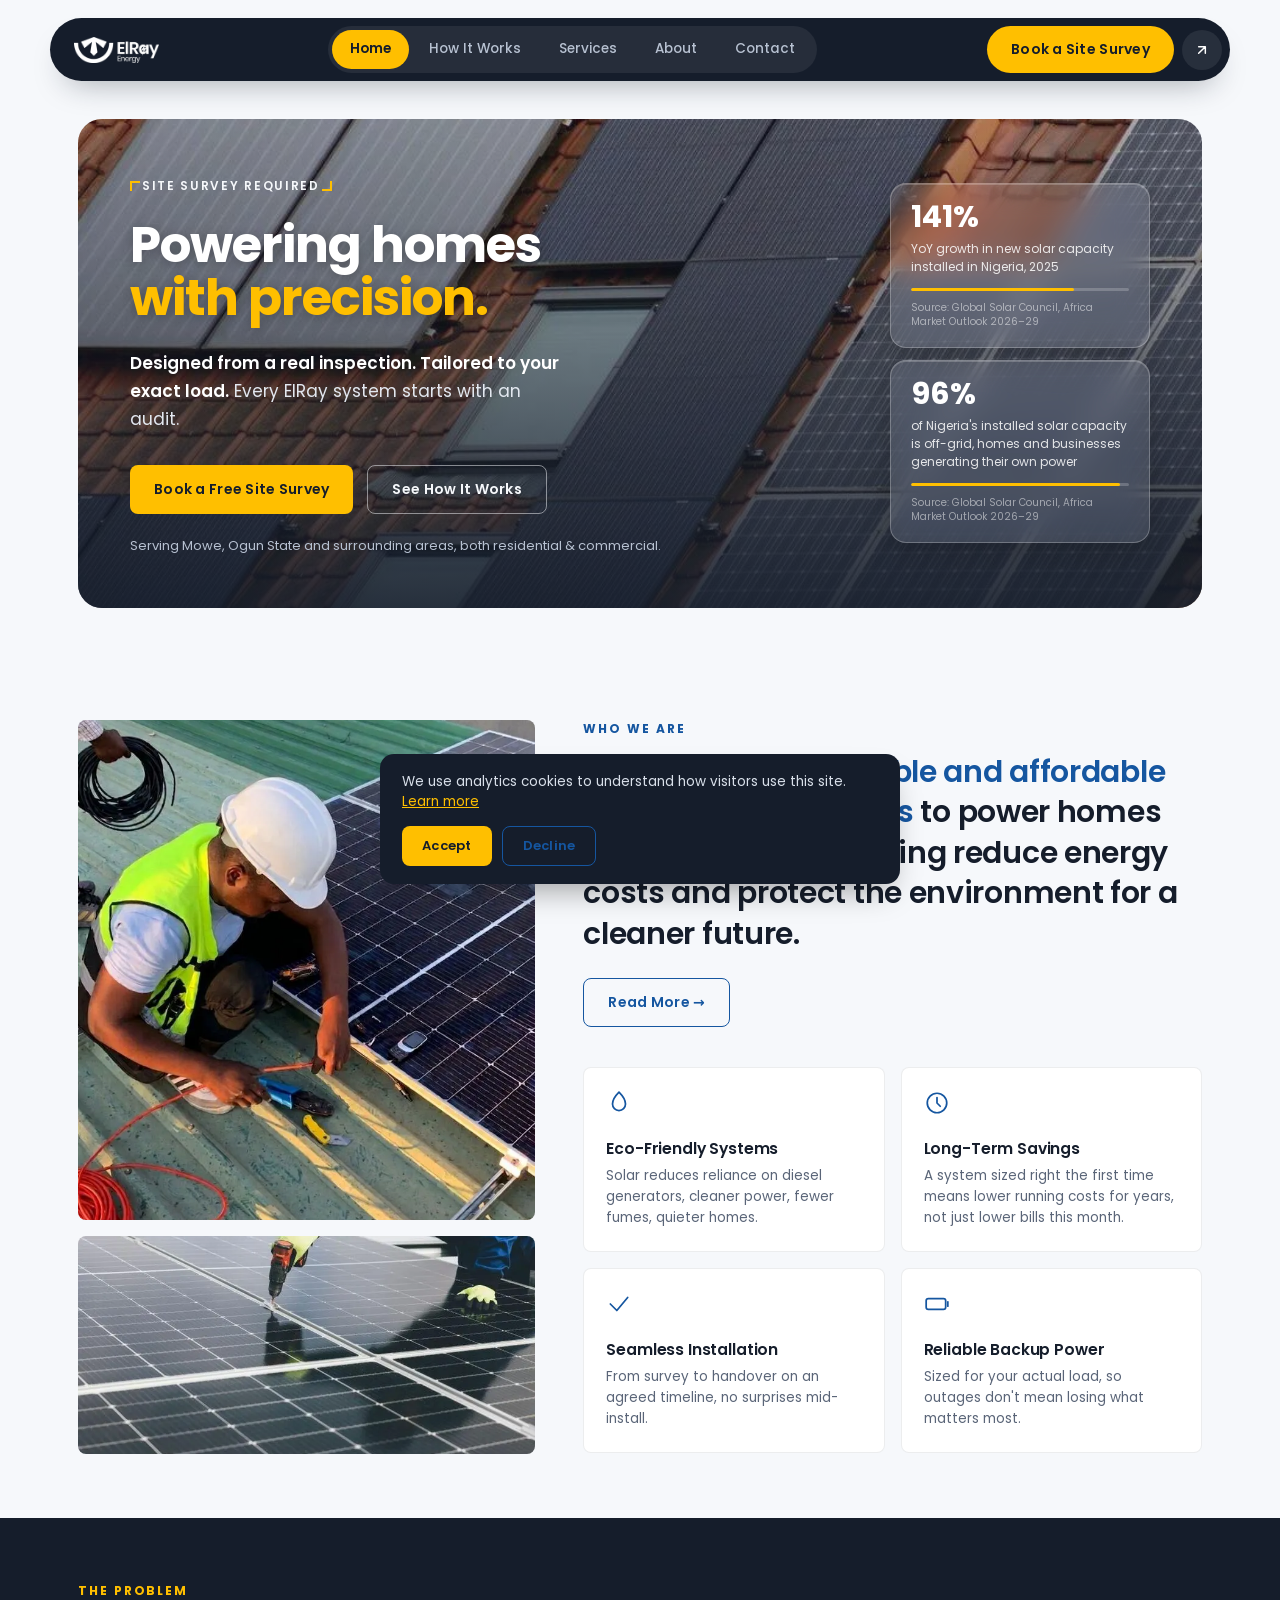
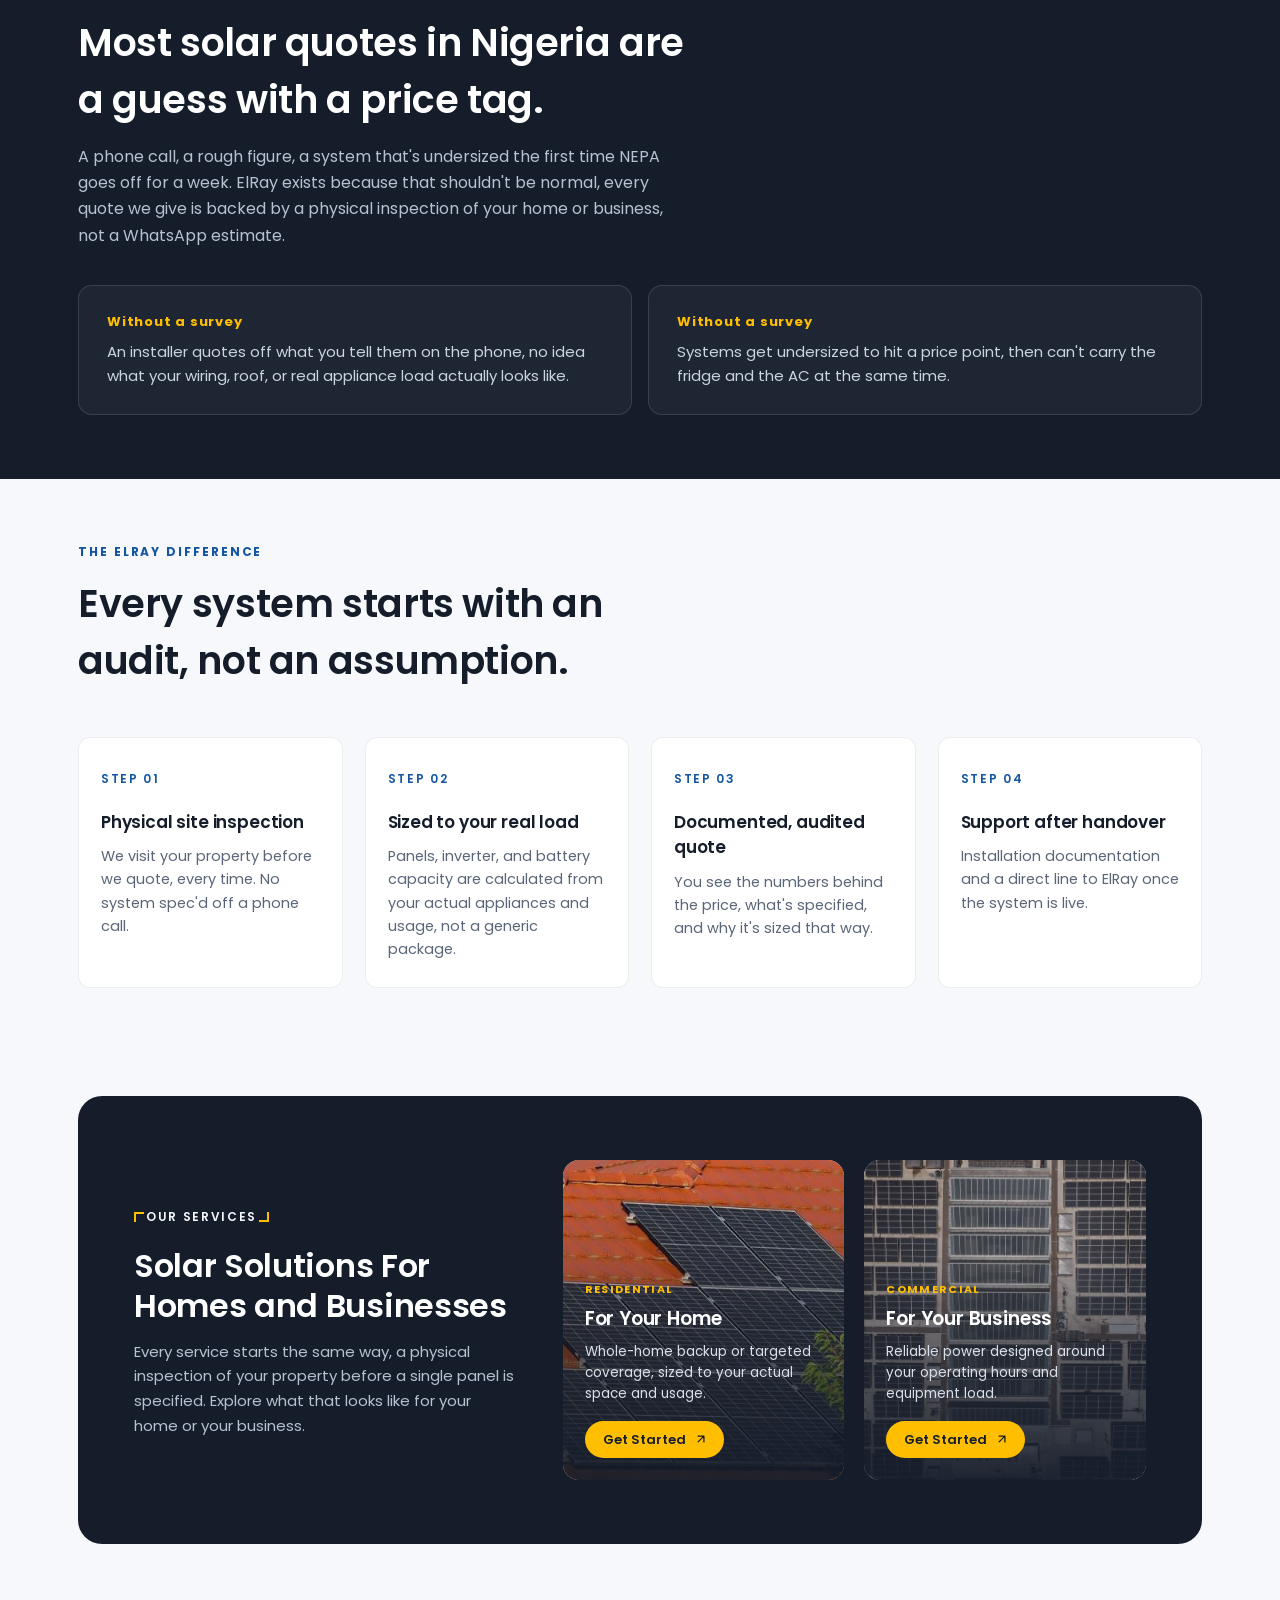
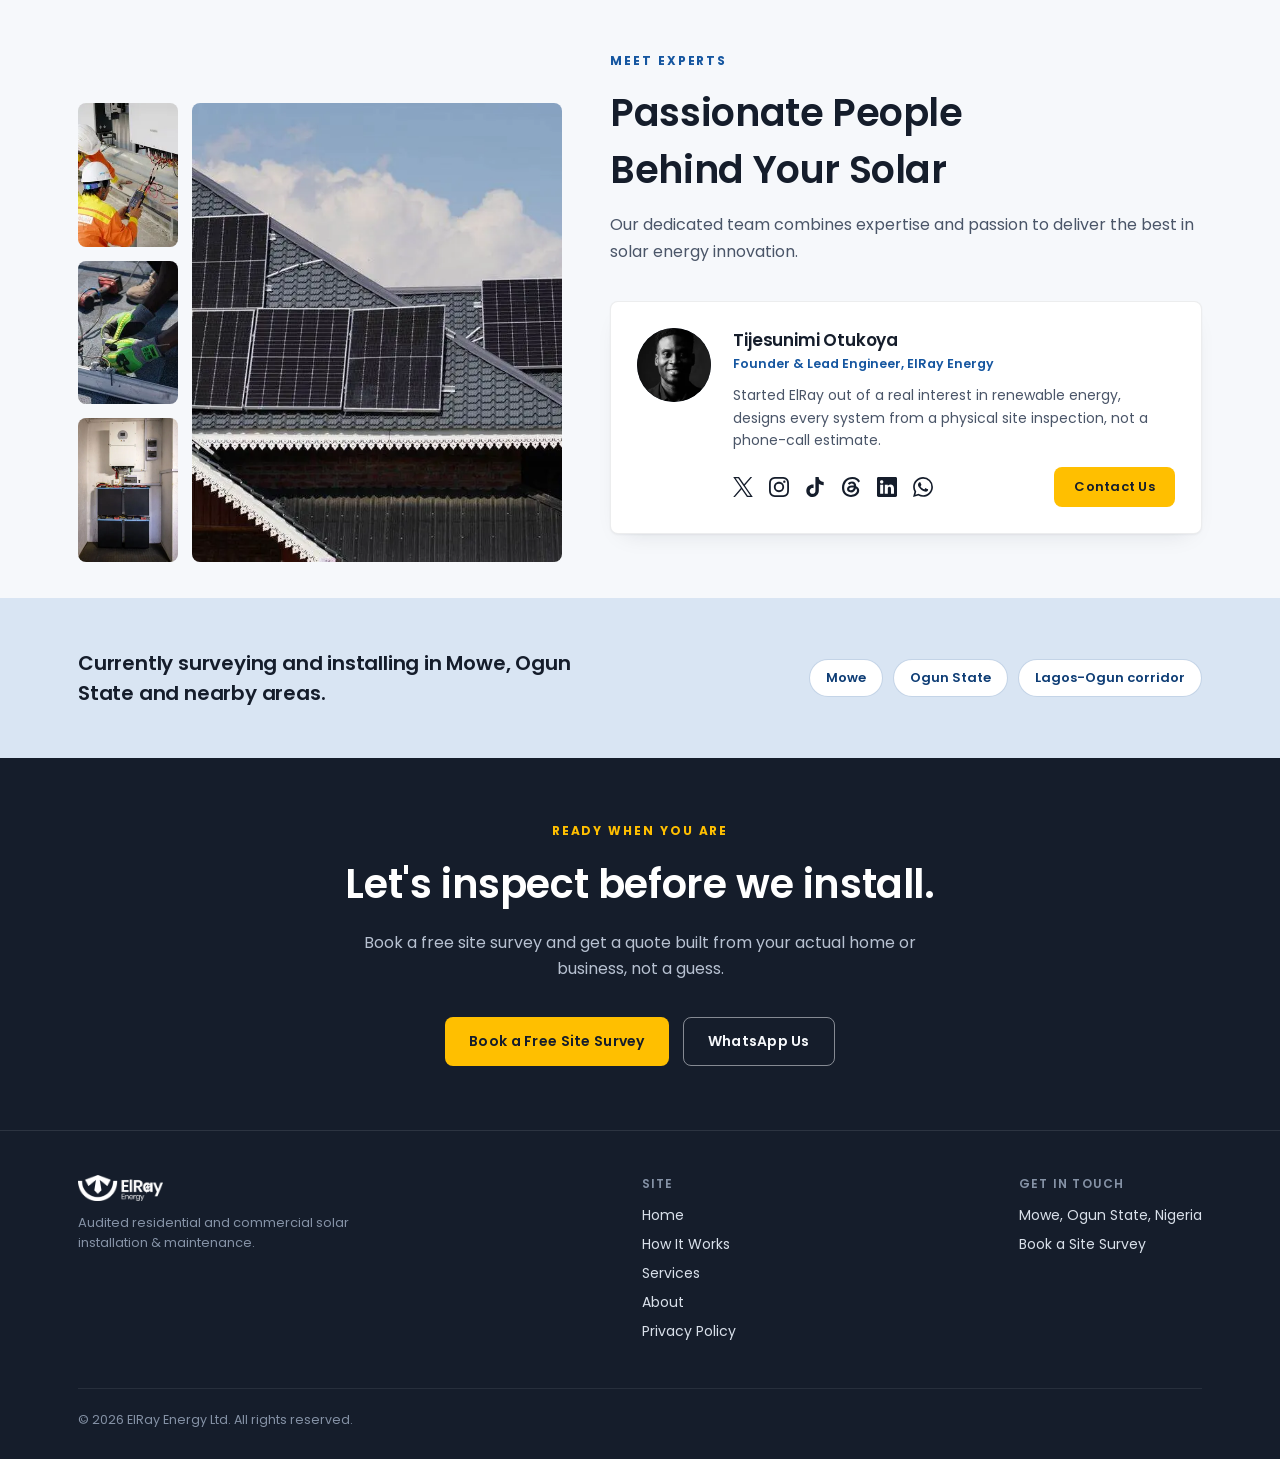
<file: index.html>
<!DOCTYPE html>
<html lang="en">
<head>
<!-- Google tag (gtag.js) -->
<script>
  window.dataLayer = window.dataLayer || [];
  function gtag(){dataLayer.push(arguments);}

  // Consent Mode v2 — deny by default until the visitor chooses
  gtag('consent', 'default', {
    'ad_storage': 'denied',
    'ad_user_data': 'denied',
    'ad_personalization': 'denied',
    'analytics_storage': 'denied'
  });

  // Static multi-page site — consent choice doesn't persist across page
  // loads on its own, so re-apply it here if the visitor already chose
  // on an earlier page
  (function () {
    var stored = localStorage.getItem('elray-consent');
    if (stored === 'accepted') {
      gtag('consent', 'update', {
        'ad_storage': 'granted',
        'ad_user_data': 'granted',
        'ad_personalization': 'granted',
        'analytics_storage': 'granted'
      });
    }
  })();
</script>
<script async src="https://www.googletagmanager.com/gtag/js?id=G-FZVDBYDMJM"></script>
<script>
  gtag('js', new Date());
  gtag('config', 'G-FZVDBYDMJM');
</script>
<meta charset="UTF-8">
<meta name="viewport" content="width=device-width, initial-scale=1.0">
<title>ElRay Energy; Powering homes with precision</title>
<meta name="description" content="Audited solar installation and maintenance in Mowe, Ogun State. Every system starts with a physical site inspection, not a generic quote.">
<link rel="icon" type="image/png" href="/assets/favicon-96x96.png" sizes="96x96" />
<link rel="icon" type="image/svg+xml" href="/assets/favicon.svg" />
<link rel="shortcut icon" href="/assets/favicon.ico" />
<link rel="apple-touch-icon" sizes="180x180" href="/assets/apple-touch-icon.png" />
<meta name="apple-mobile-web-app-title" content="ElRay Energy" />
<link rel="manifest" href="/assets/site.webmanifest" />
<link rel="stylesheet" href="css/styles.css">
</head>
<body>

<header>
  <div class="navrow">
    <a href="index.html" class="logo">
      <img src="assets/elray_horizontal-logo_white.png" alt="ElRay Energy" width="400" height="123">
    </a>
    <nav class="links">
      <a href="index.html">Home</a>
      <a href="how-it-works.html">How It Works</a>
      <a href="services.html">Services</a>
      <a href="about.html">About</a>
      <a href="contact.html">Contact</a>
    </nav>
    <div class="nav-actions">
      <a href="contact.html" class="btn btn-gold nav-cta" style="border-radius:999px;">Book a Site Survey</a>
      <a href="contact.html" class="btn btn-outline-light mobile-cta" style="border-radius:999px;">Book a Survey</a>
      <a href="contact.html" class="nav-arrow-btn" aria-label="Book a site survey">
        <svg viewBox="0 0 24 24" fill="none" stroke="currentColor" stroke-width="2.2" stroke-linecap="round" stroke-linejoin="round"><path d="M7 17L17 7M7 7h10v10"/></svg>
      </a>
      <button type="button" class="nav-toggle" id="nav-toggle" aria-label="Open menu" aria-expanded="false">
        <svg viewBox="0 0 24 24" fill="none" stroke="currentColor" stroke-width="2.2" stroke-linecap="round"><path d="M4 7h16M4 12h16M4 17h16"/></svg>
      </button>
    </div>
  </div>

  <div class="mobile-menu" id="mobile-menu">
    <div class="mobile-menu-inner">
      <a href="index.html">Home</a>
      <a href="how-it-works.html">How It Works</a>
      <a href="services.html">Services</a>
      <a href="about.html">About</a>
      <a href="contact.html">Contact</a>
    </div>
  </div>
</header>

<main id="top">

  <!-- HERO -->
  <section class="hero-photo-section">
    <div class="wrap">
      <div class="hero-photo">
        <div class="hero-photo-media">
          <img src="assets/hero-home.webp" alt="Solar panels on a rooftop" fetchpriority="high">
        </div>

        <div class="wrap hero-photo-inner">
          <div class="hero-photo-content">
            <span class="tag tag--light">Site Survey Required</span>
            <h1 class="hero-mega" style="margin-top:18px;">
              <span class="line">Powering homes</span>
              <span class="line accent">with precision.</span>
            </h1>
            <p class="hero-sub-light">
              <strong>Designed from a real inspection. Tailored to your exact load.</strong>
              Every ElRay system starts with an audit.
            </p>
            <div class="hero-ctas">
              <a href="contact.html" class="btn btn-gold">Book a Free Site Survey</a>
              <a href="how-it-works.html" class="btn btn-outline-light">See How It Works</a>
            </div>
            <p class="hero-note-light">Serving Mowe, Ogun State and surrounding areas, both residential &amp; commercial.</p>
          </div>

          <div class="hero-stats reveal">
            <div class="stat-card">
              <div class="num">141%</div>
              <div class="label">YoY growth in new solar capacity installed in Nigeria, 2025</div>
              <div class="bar"><div class="bar-fill" style="width:75%;"></div></div>
              <div class="source">Source: Global Solar Council, Africa Market Outlook 2026–29</div>
            </div>
            <div class="stat-card">
              <div class="num">96%</div>
              <div class="label">of Nigeria's installed solar capacity is off-grid, homes and businesses generating their own power</div>
              <div class="bar"><div class="bar-fill" style="width:96%;"></div></div>
              <div class="source">Source: Global Solar Council, Africa Market Outlook 2026–29</div>
            </div>
          </div>
        </div>
      </div>
    </div>
  </section>

  <!-- WHO WE ARE -->
  <section id="who-we-are">
    <div class="wrap who-grid">

      <div class="who-images reveal">
        <img src="assets/who-we-are-1.webp" alt="Solar installation in progress">
        <img src="assets/who-we-are-2.webp" alt="Rooftop solar panels close-up" class="wide">
      </div>

      <div class="who-content reveal">
        <span class="eyebrow">Who We Are</span>
        <h2>We provide <strong>sustainable and affordable solar energy solutions</strong> to power homes and businesses, helping reduce energy costs and protect the environment for a cleaner future.</h2>
        <a href="about.html" class="btn btn-outline">Read More →</a>

        <div class="mini-cards">
          <div class="mini-card">
            <svg viewBox="0 0 24 24" fill="none" stroke="currentColor" stroke-width="1.6" stroke-linecap="round" stroke-linejoin="round"><path d="M12 2C8 6 6 10 6 13a6 6 0 0 0 12 0c0-3-2-7-6-11z"/></svg>
            <h3>Eco-Friendly Systems</h3>
            <p>Solar reduces reliance on diesel generators, cleaner power, fewer fumes, quieter homes.</p>
          </div>
          <div class="mini-card">
            <svg viewBox="0 0 24 24" fill="none" stroke="currentColor" stroke-width="1.6" stroke-linecap="round" stroke-linejoin="round"><circle cx="12" cy="12" r="9"/><path d="M12 7v5l3 3"/></svg>
            <h3>Long-Term Savings</h3>
            <p>A system sized right the first time means lower running costs for years, not just lower bills this month.</p>
          </div>
          <div class="mini-card">
            <svg viewBox="0 0 24 24" fill="none" stroke="currentColor" stroke-width="1.6" stroke-linecap="round" stroke-linejoin="round"><path d="M4 12l6 6L20 6"/></svg>
            <h3>Seamless Installation</h3>
            <p>From survey to handover on an agreed timeline, no surprises mid-install.</p>
          </div>
          <div class="mini-card">
            <svg viewBox="0 0 24 24" fill="none" stroke="currentColor" stroke-width="1.6" stroke-linecap="round" stroke-linejoin="round"><rect x="2" y="7" width="18" height="10" rx="2"/><path d="M22 10v4" stroke-linecap="round"/></svg>
            <h3>Reliable Backup Power</h3>
            <p>Sized for your actual load, so outages don't mean losing what matters most.</p>
          </div>
        </div>
      </div>

    </div>
  </section>

  <!-- PROBLEM -->
  <section class="problem">
    <div class="wrap">
      <span class="eyebrow eyebrow--light reveal">The Problem</span>
      <h2 class="section-head reveal">Most solar quotes in Nigeria are a guess with a price tag.</h2>
      <p class="section-sub reveal">
        A phone call, a rough figure, a system that's undersized the first time NEPA goes off for a week.
        ElRay exists because that shouldn't be normal, every quote we give is backed by a physical
        inspection of your home or business, not a WhatsApp estimate.
      </p>
      <div class="problem-grid">
        <div class="problem-item reveal">
          <span class="x">Without a survey</span>
          <p>An installer quotes off what you tell them on the phone, no idea what your wiring, roof, or real appliance load actually looks like.</p>
        </div>
        <div class="problem-item reveal">
          <span class="x">Without a survey</span>
          <p>Systems get undersized to hit a price point, then can't carry the fridge and the AC at the same time.</p>
        </div>
      </div>
    </div>
  </section>

  <!-- DIFFERENCE -->
  <section id="difference">
    <div class="wrap">
      <span class="eyebrow reveal">The ElRay Difference</span>
      <h2 class="section-head reveal">Every system starts with an audit, not an assumption.</h2>
      <div class="diff-grid">
        <div class="diff-card reveal">
          <span class="tag tag--flush">Step 01</span>
          <h3>Physical site inspection</h3>
          <p>We visit your property before we quote, every time. No system spec'd off a phone call.</p>
        </div>
        <div class="diff-card reveal">
          <span class="tag tag--flush">Step 02</span>
          <h3>Sized to your real load</h3>
          <p>Panels, inverter, and battery capacity are calculated from your actual appliances and usage, not a generic package.</p>
        </div>
        <div class="diff-card reveal">
          <span class="tag tag--flush">Step 03</span>
          <h3>Documented, audited quote</h3>
          <p>You see the numbers behind the price, what's specified, and why it's sized that way.</p>
        </div>
        <div class="diff-card reveal">
          <span class="tag tag--flush">Step 04</span>
          <h3>Support after handover</h3>
          <p>Installation documentation and a direct line to ElRay once the system is live.</p>
        </div>
      </div>
    </div>
  </section>

  <!-- OUR SERVICES -->
  <section class="section-tight">
    <div class="wrap">
      <div class="services-panel reveal">
        <div class="services-panel-grid">

          <div class="services-intro">
            <span class="tag tag--light">Our Services</span>
            <h2>Solar Solutions For Homes and Businesses</h2>
            <p>Every service starts the same way, a physical inspection of your property before a single panel is specified. Explore what that looks like for your home or your business.</p>
          </div>

          <div class="service-cards">
            <div class="service-photo-card">
              <img src="assets/service-residential.webp" alt="Residential solar installation">
              <div class="service-photo-card-body">
                <span class="label">Residential</span>
                <h3>For Your Home</h3>
                <p>Whole-home backup or targeted coverage, sized to your actual space and usage.</p>
                <a href="services.html" class="icon-btn">Get Started
                  <svg viewBox="0 0 24 24" fill="none" stroke="currentColor" stroke-width="2.2" stroke-linecap="round" stroke-linejoin="round"><path d="M7 17L17 7M7 7h10v10"/></svg>
                </a>
              </div>
            </div>

            <div class="service-photo-card">
              <img src="assets/service-commercial.webp" alt="Commercial solar installation">
              <div class="service-photo-card-body">
                <span class="label">Commercial</span>
                <h3>For Your Business</h3>
                <p>Reliable power designed around your operating hours and equipment load.</p>
                <a href="services.html" class="icon-btn">Get Started
                  <svg viewBox="0 0 24 24" fill="none" stroke="currentColor" stroke-width="2.2" stroke-linecap="round" stroke-linejoin="round"><path d="M7 17L17 7M7 7h10v10"/></svg>
                </a>
              </div>
            </div>
          </div>

        </div>
      </div>
    </div>
  </section>

  <!-- MEET EXPERTS -->
  <section id="meet-founder">
    <div class="wrap experts-grid">

      <div class="experts-images reveal">
        <div class="experts-images-stack">
          <img src="assets/founder-1.webp" alt="Site inspection in progress">
          <img src="assets/founder-2.webp" alt="Solar panel wiring close-up">
          <img src="assets/founder-3.webp" alt="Inverter installation">
        </div>
        <img src="assets/founder-main.webp" alt="Installed Panel on Roof" class="tall">
      </div>

      <div class="experts-intro reveal">
        <span class="eyebrow">Meet Experts</span>
        <h2 class="section-head">Passionate People<br>Behind Your Solar</h2>
        <p class="section-sub">Our dedicated team combines expertise and passion to deliver the best in solar energy innovation.</p>

        <div class="profile-card">
          <div class="profile-photo">
            <img src="assets/pfp-headshot.webp" alt="Tijesunimi Otukoya">
          </div>
          <div class="profile-body">
            <h3>Tijesunimi Otukoya</h3>
            <span class="profile-role">Founder &amp; Lead Engineer, ElRay Energy</span>
            <p>Started ElRay out of a real interest in renewable energy, designs every system from a physical site inspection, not a phone-call estimate.</p>
            <div class="profile-footer">
              <div class="social-row">
                <a href="https://x.com/elrayenergy" aria-label="X (Twitter)">
                  <svg viewBox="0 0 24 24">                    
                    <path d="M14.234 10.162 22.977 0h-2.072l-7.591 8.824L7.251 0H.258l9.168 13.343L.258 24H2.33l8.016-9.318L16.749 24h6.993zm-2.837 3.299-.929-1.329L3.076 1.56h3.182l5.965 8.532.929 1.329 7.754 11.09h-3.182z"/>
                  </svg>
                </a>
                <a href="https://www.instagram.com/elrayenergy" aria-label="Instagram">
                  <svg viewBox="0 0 24 24">
                    <path d="M7.0301.084c-1.2768.0602-2.1487.264-2.911.5634-.7888.3075-1.4575.72-2.1228 1.3877-.6652.6677-1.075 1.3368-1.3802 2.127-.2954.7638-.4956 1.6365-.552 2.914-.0564 1.2775-.0689 1.6882-.0626 4.947.0062 3.2586.0206 3.6671.0825 4.9473.061 1.2765.264 2.1482.5635 2.9107.308.7889.72 1.4573 1.388 2.1228.6679.6655 1.3365 1.0743 2.1285 1.38.7632.295 1.6361.4961 2.9134.552 1.2773.056 1.6884.069 4.9462.0627 3.2578-.0062 3.668-.0207 4.9478-.0814 1.28-.0607 2.147-.2652 2.9098-.5633.7889-.3086 1.4578-.72 2.1228-1.3881.665-.6682 1.0745-1.3378 1.3795-2.1284.2957-.7632.4966-1.636.552-2.9124.056-1.2809.0692-1.6898.063-4.948-.0063-3.2583-.021-3.6668-.0817-4.9465-.0607-1.2797-.264-2.1487-.5633-2.9117-.3084-.7889-.72-1.4568-1.3876-2.1228C21.2982 1.33 20.628.9208 19.8378.6165 19.074.321 18.2017.1197 16.9244.0645 15.6471.0093 15.236-.005 11.977.0014 8.718.0076 8.31.0215 7.0301.0839m.1402 21.6932c-1.17-.0509-1.8053-.2453-2.2287-.408-.5606-.216-.96-.4771-1.3819-.895-.422-.4178-.6811-.8186-.9-1.378-.1644-.4234-.3624-1.058-.4171-2.228-.0595-1.2645-.072-1.6442-.079-4.848-.007-3.2037.0053-3.583.0607-4.848.05-1.169.2456-1.805.408-2.2282.216-.5613.4762-.96.895-1.3816.4188-.4217.8184-.6814 1.3783-.9003.423-.1651 1.0575-.3614 2.227-.4171 1.2655-.06 1.6447-.072 4.848-.079 3.2033-.007 3.5835.005 4.8495.0608 1.169.0508 1.8053.2445 2.228.408.5608.216.96.4754 1.3816.895.4217.4194.6816.8176.9005 1.3787.1653.4217.3617 1.056.4169 2.2263.0602 1.2655.0739 1.645.0796 4.848.0058 3.203-.0055 3.5834-.061 4.848-.051 1.17-.245 1.8055-.408 2.2294-.216.5604-.4763.96-.8954 1.3814-.419.4215-.8181.6811-1.3783.9-.4224.1649-1.0577.3617-2.2262.4174-1.2656.0595-1.6448.072-4.8493.079-3.2045.007-3.5825-.006-4.848-.0608M16.953 5.5864A1.44 1.44 0 1 0 18.39 4.144a1.44 1.44 0 0 0-1.437 1.4424M5.8385 12.012c.0067 3.4032 2.7706 6.1557 6.173 6.1493 3.4026-.0065 6.157-2.7701 6.1506-6.1733-.0065-3.4032-2.771-6.1565-6.174-6.1498-3.403.0067-6.156 2.771-6.1496 6.1738M8 12.0077a4 4 0 1 1 4.008 3.9921A3.9996 3.9996 0 0 1 8 12.0077"/>
                  </svg>
                </a>
                <a href="https://www.tiktok.com/@elrayenergy" aria-label="TikTok">
                  <svg viewBox="0 0 24 24">
                    <path d="M12.525.02c1.31-.02 2.61-.01 3.91-.02.08 1.53.63 3.09 1.75 4.17 1.12 1.11 2.7 1.62 4.24 1.79v4.03c-1.44-.05-2.89-.35-4.2-.97-.57-.26-1.1-.59-1.62-.93-.01 2.92.01 5.84-.02 8.75-.08 1.4-.54 2.79-1.35 3.94-1.31 1.92-3.58 3.17-5.91 3.21-1.43.08-2.86-.31-4.08-1.03-2.02-1.19-3.44-3.37-3.65-5.71-.02-.5-.03-1-.01-1.49.18-1.9 1.12-3.72 2.58-4.96 1.66-1.44 3.98-2.13 6.15-1.72.02 1.48-.04 2.96-.04 4.44-.99-.32-2.15-.23-3.02.37-.63.41-1.11 1.04-1.36 1.75-.21.51-.15 1.07-.14 1.61.24 1.64 1.82 3.02 3.5 2.87 1.12-.01 2.19-.66 2.77-1.61.19-.33.4-.67.41-1.06.1-1.79.06-3.57.07-5.36.01-4.03-.01-8.05.02-12.07z"/>
                  </svg>
                </a>
                <a href="https://www.threads.com/@elrayenergy" aria-label="Threads">
                  <svg viewBox="0 0 24 24">
                    <path d="M18.263 11.097c-.03-3.486-1.92-5.586-5.111-5.586-2.13 0-3.922.963-4.863 2.499l2.062 1.438c.535-.843 1.272-1.543 2.628-1.543 1.528 0 2.318.85 2.544 2.431a15 15 0 0 0-2.236-.173c-4.125 0-6.068 1.867-6.068 4.336s1.943 3.99 4.804 3.99c3.139 0 5.013-2.115 5.781-4.735.798.361 1.348 1.204 1.348 2.47 0 3.387-3.907 5.232-7.22 5.232-4.885 0-8.077-3.207-8.077-8.424 0-6.392 4.223-10.487 9.9-10.487 3.808 0 5.69 1.671 6.97 3.914l2.108-1.475C21.44 2.078 18.331 0 13.663 0 6.227 0 1.168 5.277 1.168 12.934c0 7 4.953 11.066 10.856 11.066 4.878 0 9.809-2.846 9.809-7.716 0-2.545-1.46-4.231-3.569-5.187m-6.33 4.855c-1.077 0-2.026-.512-2.026-1.453 0-1.483 1.822-1.934 3.606-1.934.678 0 1.34.045 1.927.173-.422 1.927-1.671 3.215-3.508 3.214Z"/>
                  </svg>
                </a>
                <a href="https://www.linkedin.com/company/elrayenergy" aria-label="LinkedIn">
                  <svg viewBox="0 0 16 16">
                    <path d="M0 1.146C0 .513.526 0 1.175 0h13.65C15.474 0 16 .513 16 1.146v13.708c0 .633-.526 1.146-1.175 1.146H1.175C.526 16 0 15.487 0 14.854zm4.943 12.248V6.169H2.542v7.225zm-1.2-8.212c.837 0 1.358-.554 1.358-1.248-.015-.709-.52-1.248-1.342-1.248S2.4 3.226 2.4 3.934c0 .694.521 1.248 1.327 1.248zm4.908 8.212V9.359c0-.216.016-.432.08-.586.173-.431.568-.878 1.232-.878.869 0 1.216.662 1.216 1.634v3.865h2.401V9.25c0-2.22-1.184-3.252-2.764-3.252-1.274 0-1.845.7-2.165 1.193v.025h-.016l.016-.025V6.169h-2.4c.03.678 0 7.225 0 7.225z"/>
                  </svg>
                </a>
                <a href="https://wa.me/2349040054547" aria-label="WhatsApp">
                  <svg viewBox="0 0 24 24">
                    <path d="M17.472 14.382c-.297-.149-1.758-.867-2.03-.967-.273-.099-.471-.148-.67.15-.197.297-.767.966-.94 1.164-.173.199-.347.223-.644.075-.297-.15-1.255-.463-2.39-1.475-.883-.788-1.48-1.761-1.653-2.059-.173-.297-.018-.458.13-.606.134-.133.298-.347.446-.52.149-.174.198-.298.298-.497.099-.198.05-.371-.025-.52-.075-.149-.669-1.612-.916-2.207-.242-.579-.487-.5-.669-.51-.173-.008-.371-.01-.57-.01-.198 0-.52.074-.792.372-.272.297-1.04 1.016-1.04 2.479 0 1.462 1.065 2.875 1.213 3.074.149.198 2.096 3.2 5.077 4.487.709.306 1.262.489 1.694.625.712.227 1.36.195 1.871.118.571-.085 1.758-.719 2.006-1.413.248-.694.248-1.289.173-1.413-.074-.124-.272-.198-.57-.347m-5.421 7.403h-.004a9.87 9.87 0 01-5.031-1.378l-.361-.214-3.741.982.998-3.648-.235-.374a9.86 9.86 0 01-1.51-5.26c.001-5.45 4.436-9.884 9.888-9.884 2.64 0 5.122 1.03 6.988 2.898a9.825 9.825 0 012.893 6.994c-.003 5.45-4.437 9.884-9.885 9.884m8.413-18.297A11.815 11.815 0 0012.05 0C5.495 0 .16 5.335.157 11.892c0 2.096.547 4.142 1.588 5.945L.057 24l6.305-1.654a11.882 11.882 0 005.683 1.448h.005c6.554 0 11.89-5.335 11.893-11.893a11.821 11.821 0 00-3.48-8.413Z"/>
                  </svg>
                </a>
              </div>
              <a href="contact.html" class="btn btn-gold" style="padding:10px 20px; font-size:13px;">Contact Us</a>
            </div>
          </div>
        </div>
      </div>

    </div>
  </section>

  <!-- SERVICE AREA -->
  <section class="area section-tight">
    <div class="wrap area-row">
      <h3 class="reveal">Currently surveying and installing in Mowe, Ogun State and nearby areas.</h3>
      <div class="loc-list reveal">
        <span class="loc-chip">Mowe</span>
        <span class="loc-chip">Ogun State</span>
        <span class="loc-chip">Lagos-Ogun corridor</span>
      </div>
    </div>
  </section>

  <!-- CLOSING CTA -->
  <section class="cta-band">
    <div class="wrap">
      <span class="eyebrow eyebrow--light reveal">Ready When You Are</span>
      <h2 class="reveal">Let's inspect before we install.</h2>
      <p class="section-sub reveal">
        Book a free site survey and get a quote built from your actual home or business, not a guess.
      </p>
      <div class="hero-ctas reveal">
        <a href="contact.html" class="btn btn-gold">Book a Free Site Survey</a>
        <a href="https://wa.me/2349040054547" class="btn btn-outline-light">WhatsApp Us</a>
      </div>
    </div>
  </section>

</main>

<footer>
  <div class="wrap">
    <div class="foot-row">
      <div class="foot-brand">
        <img src="assets/elray_horizontal-logo_white.png" alt="ElRay Energy" width="400" height="123">
        <p>Audited residential and commercial solar installation &amp; maintenance.</p>
      </div>
      <div class="foot-col">
        <h3>Site</h3>
        <a href="index.html">Home</a>
        <a href="how-it-works.html">How It Works</a>
        <a href="services.html">Services</a>
        <a href="about.html">About</a>
        <a href="privacy.html">Privacy Policy</a>
      </div>
      <div class="foot-col">
        <h3>Get in touch</h3>
        <p>Mowe, Ogun State, Nigeria</p>
        <a href="contact.html">Book a Site Survey</a>
      </div>
    </div>
    <div class="foot-bottom">© <span id="year"></span> ElRay Energy Ltd. All rights reserved.</div>
  </div>
</footer>

<script src="js/main.js"></script>
<div id="consent-banner" class="consent-banner">
  <p>We use analytics cookies to understand how visitors use this site. <a href="privacy.html">Learn more</a></p>
  <div class="consent-actions">
    <button id="consent-accept" class="btn btn-gold" style="padding:9px 20px; font-size:13px;">Accept</button>
    <button id="consent-decline" class="btn btn-outline" style="padding:9px 20px; font-size:13px;">Decline</button>
  </div>
</div>
</body>
</html>
</file>
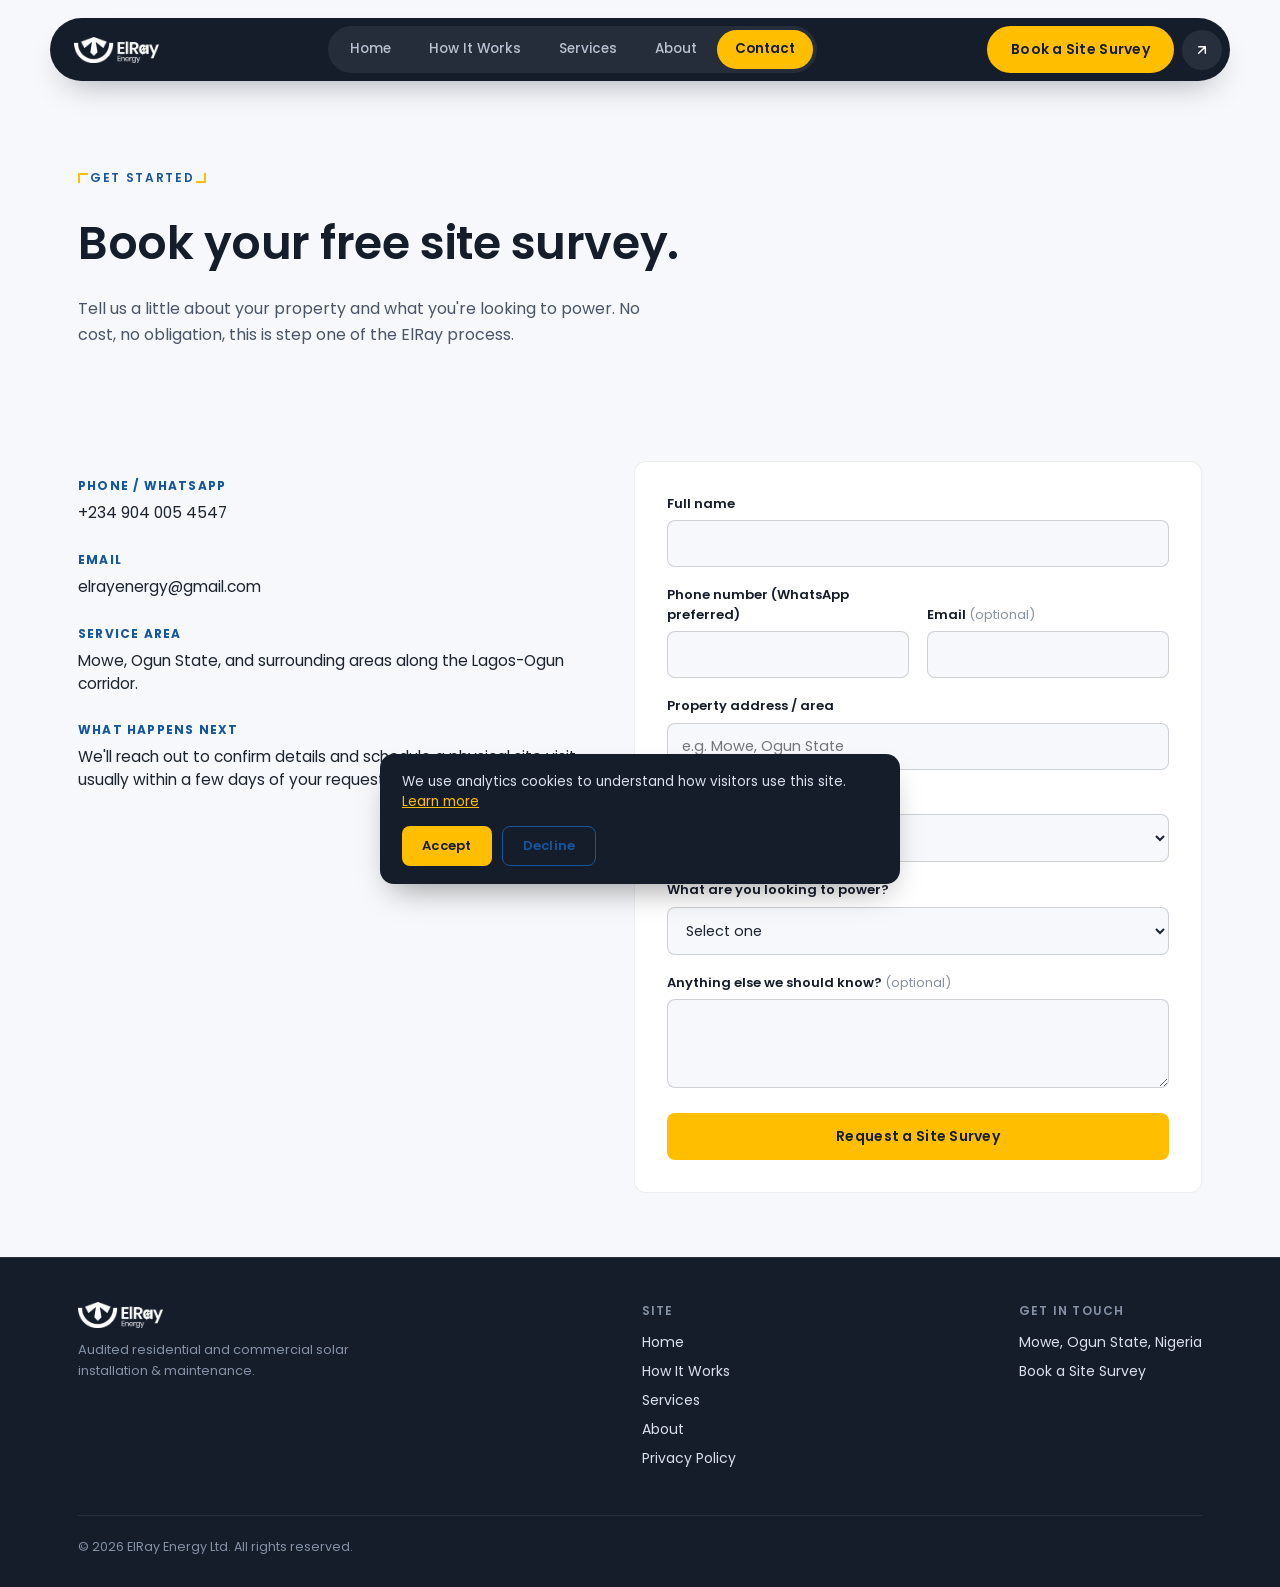
<file: contact.html>
<!DOCTYPE html>
<html lang="en">
<head>
<!-- Google tag (gtag.js) -->
<script>
  window.dataLayer = window.dataLayer || [];
  function gtag(){dataLayer.push(arguments);}

  // Consent Mode v2 — deny by default until the visitor chooses
  gtag('consent', 'default', {
    'ad_storage': 'denied',
    'ad_user_data': 'denied',
    'ad_personalization': 'denied',
    'analytics_storage': 'denied'
  });

  // Static multi-page site — consent choice doesn't persist across page
  // loads on its own, so re-apply it here if the visitor already chose
  // on an earlier page
  (function () {
    var stored = localStorage.getItem('elray-consent');
    if (stored === 'accepted') {
      gtag('consent', 'update', {
        'ad_storage': 'granted',
        'ad_user_data': 'granted',
        'ad_personalization': 'granted',
        'analytics_storage': 'granted'
      });
    }
  })();
</script>
<script async src="https://www.googletagmanager.com/gtag/js?id=G-FZVDBYDMJM"></script>
<script>
  gtag('js', new Date());
  gtag('config', 'G-FZVDBYDMJM');
</script>
<meta charset="UTF-8">
<meta name="viewport" content="width=device-width, initial-scale=1.0">
<title>Contact ElRay Energy</title>
<meta name="description" content="Book a free site survey with ElRay Energy in Mowe, Ogun State, the first step in every audited solar installation.">
<link rel="icon" type="image/png" href="/assets/favicon-96x96.png" sizes="96x96" />
<link rel="icon" type="image/svg+xml" href="/assets/favicon.svg" />
<link rel="shortcut icon" href="/assets/favicon.ico" />
<link rel="apple-touch-icon" sizes="180x180" href="/assets/apple-touch-icon.png" />
<meta name="apple-mobile-web-app-title" content="ElRay Energy" />
<link rel="manifest" href="/assets/site.webmanifest" />
<link rel="stylesheet" href="css/styles.css">
</head>
<body>

<header>
  <div class="navrow">
    <a href="index.html" class="logo">
      <img src="assets/elray_horizontal-logo_white.png" alt="ElRay Energy" width="400" height="123">
    </a>
    <nav class="links">
      <a href="index.html">Home</a>
      <a href="how-it-works.html">How It Works</a>
      <a href="services.html">Services</a>
      <a href="about.html">About</a>
      <a href="contact.html">Contact</a>
    </nav>
    <div class="nav-actions">
      <a href="contact.html" class="btn btn-gold nav-cta" style="border-radius:999px;">Book a Site Survey</a>
      <a href="contact.html" class="btn btn-outline-light mobile-cta" style="border-radius:999px;">Book a Survey</a>
      <a href="contact.html" class="nav-arrow-btn" aria-label="Book a site survey">
        <svg viewBox="0 0 24 24" fill="none" stroke="currentColor" stroke-width="2.2" stroke-linecap="round" stroke-linejoin="round"><path d="M7 17L17 7M7 7h10v10"/></svg>
      </a>
      <button type="button" class="nav-toggle" id="nav-toggle" aria-label="Open menu" aria-expanded="false">
        <svg viewBox="0 0 24 24" fill="none" stroke="currentColor" stroke-width="2.2" stroke-linecap="round"><path d="M4 7h16M4 12h16M4 17h16"/></svg>
      </button>
    </div>
  </div>

  <div class="mobile-menu" id="mobile-menu">
    <div class="mobile-menu-inner">
      <a href="index.html">Home</a>
      <a href="how-it-works.html">How It Works</a>
      <a href="services.html">Services</a>
      <a href="about.html">About</a>
      <a href="contact.html">Contact</a>
    </div>
  </div>
</header>

<main>

  <section class="page-hero" style="padding-bottom:0;">
    <div class="wrap">
      <span class="tag reveal">Get Started</span>
      <h1 class="reveal" style="margin-top:16px;">Book your free site survey.</h1>
      <p class="section-sub reveal">Tell us a little about your property and what you're looking to power. No cost, no obligation, this is step one of the ElRay process.</p>
    </div>
  </section>

  <section>
    <div class="wrap">
      <div class="contact-grid">

        <div class="contact-info reveal">
          <div class="info-item">
            <h4>Phone / WhatsApp</h4>
            <a href="https://wa.me/2349040054547">+234 904 005 4547</a>
          </div>
          <div class="info-item">
            <h4>Email</h4>
            <a href="mailto:elrayenergy@gmail.com">elrayenergy@gmail.com</a>
          </div>
          <div class="info-item">
            <h4>Service Area</h4>
            <p>Mowe, Ogun State, and surrounding areas along the Lagos-Ogun corridor.</p>
          </div>
          <div class="info-item">
            <h4>What Happens Next</h4>
            <p>We'll reach out to confirm details and schedule a physical site visit, usually within a few days of your request.</p>
          </div>
        </div>

        <form class="form-card reveal" id="survey-form" action="https://formspree.io/f/xljrnywr" method="POST">
          <div class="form-row">
            <label for="name">Full name</label>
            <input type="text" id="name" name="name" required>
          </div>

          <div class="form-row two-col">
            <div>
              <label for="phone">Phone number (WhatsApp preferred)</label>
              <input type="tel" id="phone" name="phone" required>
            </div>
            <div>
              <label for="email">Email <span style="font-weight:400; color:#8892A0;">(optional)</span></label>
              <input type="email" id="email" name="email">
            </div>
          </div>

          <div class="form-row">
            <label for="address">Property address / area</label>
            <input type="text" id="address" name="address" placeholder="e.g. Mowe, Ogun State" required>
          </div>

          <div class="form-row">
            <label for="property-type">Property type</label>
            <select id="property-type" name="property-type" required>
              <option value="">Select one</option>
              <option value="residential">Residential</option>
              <option value="commercial">Commercial</option>
            </select>
          </div>

          <div class="form-row">
            <label for="load">What are you looking to power?</label>
            <select id="load" name="load">
              <option value="">Select one</option>
              <option value="whole-home">Whole home / business</option>
              <option value="essentials">Specific appliances / essentials only</option>
              <option value="backup">Backup power only</option>
              <option value="not-sure">Not sure, that's what the survey is for</option>
            </select>
          </div>

          <div class="form-row">
            <label for="notes">Anything else we should know? <span style="font-weight:400; color:#8892A0;">(optional)</span></label>
            <textarea id="notes" name="notes" rows="3"></textarea>
          </div>

          <button type="submit" class="btn btn-gold" style="width:100%;">Request a Site Survey</button>
        </form>

      </div>
    </div>
  </section>

</main>

<footer>
  <div class="wrap">
    <div class="foot-row">
      <div class="foot-brand">
        <img src="assets/elray_horizontal-logo_white.png" alt="ElRay Energy" width="400" height="123">
        <p>Audited residential and commercial solar installation &amp; maintenance.</p>
      </div>
      <div class="foot-col">
        <h3>Site</h3>
        <a href="index.html">Home</a>
        <a href="how-it-works.html">How It Works</a>
        <a href="services.html">Services</a>
        <a href="about.html">About</a>
        <a href="privacy.html">Privacy Policy</a>
      </div>
      <div class="foot-col">
        <h3>Get in touch</h3>
        <p>Mowe, Ogun State, Nigeria</p>
        <a href="contact.html">Book a Site Survey</a>
      </div>
    </div>
    <div class="foot-bottom">© <span id="year"></span> ElRay Energy Ltd. All rights reserved.</div>
  </div>
</footer>

<script src="js/main.js"></script>
<div id="consent-banner" class="consent-banner">
  <p>We use analytics cookies to understand how visitors use this site. <a href="privacy.html">Learn more</a></p>
  <div class="consent-actions">
    <button id="consent-accept" class="btn btn-gold" style="padding:9px 20px; font-size:13px;">Accept</button>
    <button id="consent-decline" class="btn btn-outline" style="padding:9px 20px; font-size:13px;">Decline</button>
  </div>
</div>
</body>
</html>
</file>
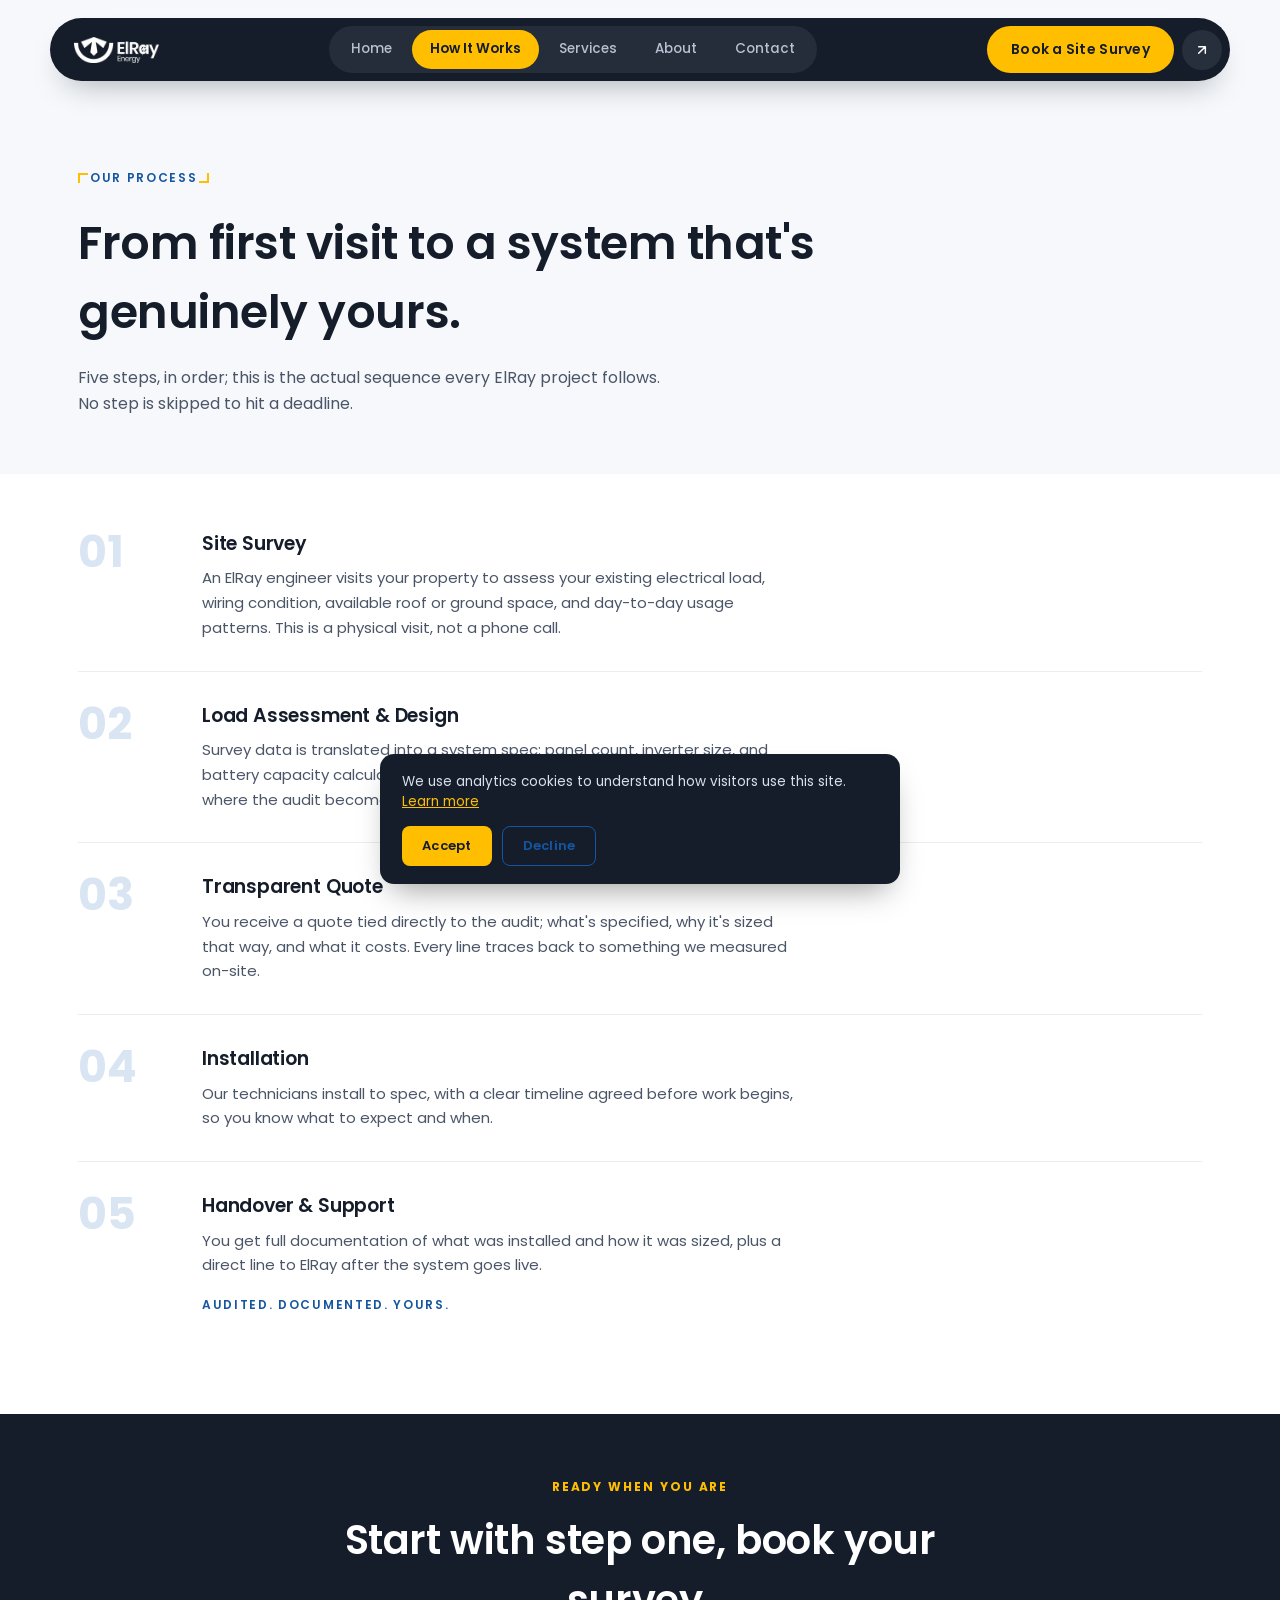
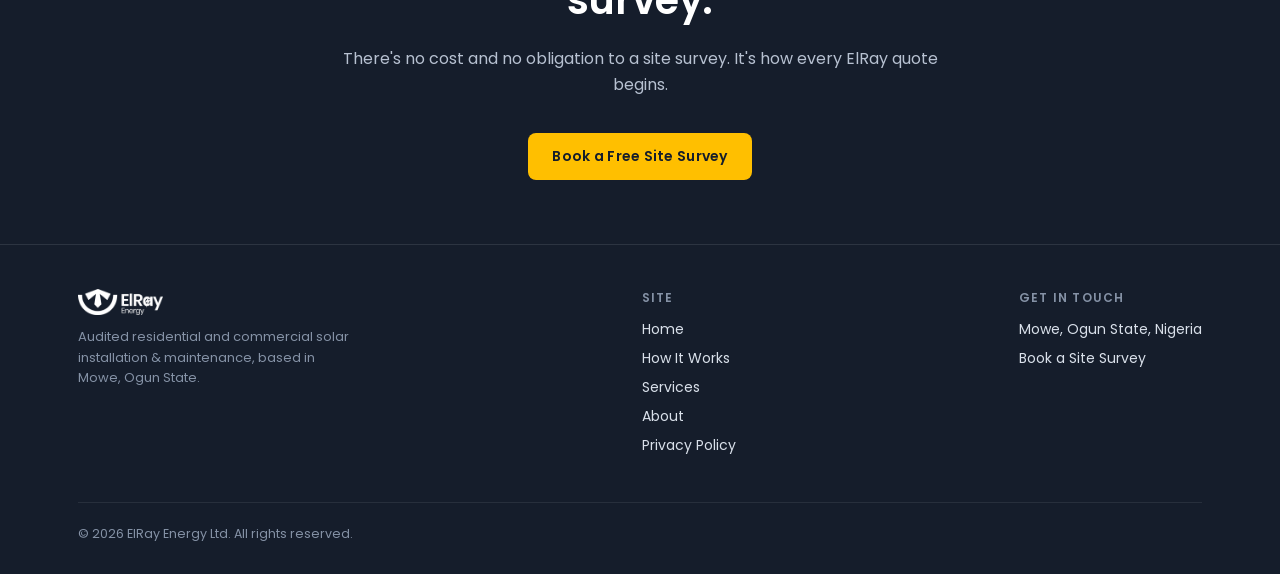
<file: how-it-works.html>
<!DOCTYPE html>
<html lang="en">
<head>
<!-- Google tag (gtag.js) -->
<script>
  window.dataLayer = window.dataLayer || [];
  function gtag(){dataLayer.push(arguments);}

  // Consent Mode v2 — deny by default until the visitor chooses
  gtag('consent', 'default', {
    'ad_storage': 'denied',
    'ad_user_data': 'denied',
    'ad_personalization': 'denied',
    'analytics_storage': 'denied'
  });

  // Static multi-page site — consent choice doesn't persist across page
  // loads on its own, so re-apply it here if the visitor already chose
  // on an earlier page
  (function () {
    var stored = localStorage.getItem('elray-consent');
    if (stored === 'accepted') {
      gtag('consent', 'update', {
        'ad_storage': 'granted',
        'ad_user_data': 'granted',
        'ad_personalization': 'granted',
        'analytics_storage': 'granted'
      });
    }
  })();
</script>
<script async src="https://www.googletagmanager.com/gtag/js?id=G-FZVDBYDMJM"></script>
<script>
  gtag('js', new Date());
  gtag('config', 'G-FZVDBYDMJM');
</script>
<meta charset="UTF-8">
<meta name="viewport" content="width=device-width, initial-scale=1.0">
<title>How It Works - ElRay Energy</title>
<meta name="description" content="The ElRay Energy process: site survey, load assessment, transparent quote, installation, and handover, in that order, every time.">
<link rel="icon" type="image/png" href="/assets/favicon-96x96.png" sizes="96x96" />
<link rel="icon" type="image/svg+xml" href="/assets/favicon.svg" />
<link rel="shortcut icon" href="/assets/favicon.ico" />
<link rel="apple-touch-icon" sizes="180x180" href="/assets/apple-touch-icon.png" />
<meta name="apple-mobile-web-app-title" content="ElRay Energy" />
<link rel="manifest" href="/assets/site.webmanifest" />
<link rel="stylesheet" href="css/styles.css">
</head>
<body>

<header>
  <div class="navrow">
    <a href="index.html" class="logo">
      <img src="assets/elray_horizontal-logo_white.png" alt="ElRay Energy" width="400" height="123">
    </a>
    <nav class="links">
      <a href="index.html">Home</a>
      <a href="how-it-works.html">How It Works</a>
      <a href="services.html">Services</a>
      <a href="about.html">About</a>
      <a href="contact.html">Contact</a>
    </nav>
    <div class="nav-actions">
      <a href="contact.html" class="btn btn-gold nav-cta" style="border-radius:999px;">Book a Site Survey</a>
      <a href="contact.html" class="btn btn-outline-light mobile-cta" style="border-radius:999px;">Book a Survey</a>
      <a href="contact.html" class="nav-arrow-btn" aria-label="Book a site survey">
        <svg viewBox="0 0 24 24" fill="none" stroke="currentColor" stroke-width="2.2" stroke-linecap="round" stroke-linejoin="round"><path d="M7 17L17 7M7 7h10v10"/></svg>
      </a>
      <button type="button" class="nav-toggle" id="nav-toggle" aria-label="Open menu" aria-expanded="false">
        <svg viewBox="0 0 24 24" fill="none" stroke="currentColor" stroke-width="2.2" stroke-linecap="round"><path d="M4 7h16M4 12h16M4 17h16"/></svg>
      </button>
    </div>
  </div>

  <div class="mobile-menu" id="mobile-menu">
    <div class="mobile-menu-inner">
      <a href="index.html">Home</a>
      <a href="how-it-works.html">How It Works</a>
      <a href="services.html">Services</a>
      <a href="about.html">About</a>
      <a href="contact.html">Contact</a>
    </div>
  </div>
</header>

<main>

  <section class="page-hero">
    <div class="wrap">
      <span class="tag reveal">Our Process</span>
      <h1 class="reveal" style="margin-top:16px;">From first visit to a system that's genuinely yours.</h1>
      <p class="section-sub reveal">Five steps, in order; this is the actual sequence every ElRay project follows. No step is skipped to hit a deadline.</p>
    </div>
  </section>

  <section class="how" style="padding-top:4px;">
    <div class="wrap">
      <div class="steps">
        <div class="step reveal">
          <div class="step-num">01</div>
          <div class="step-body">
            <h3>Site Survey</h3>
            <p>An ElRay engineer visits your property to assess your existing electrical load, wiring condition, available roof or ground space, and day-to-day usage patterns. This is a physical visit, not a phone call.</p>
          </div>
        </div>
        <div class="step reveal">
          <div class="step-num">02</div>
          <div class="step-body">
            <h3>Load Assessment &amp; Design</h3>
            <p>Survey data is translated into a system spec; panel count, inverter size, and battery capacity calculated for your real load, not a standard package. This is where the audit becomes a design.</p>
          </div>
        </div>
        <div class="step reveal">
          <div class="step-num">03</div>
          <div class="step-body">
            <h3>Transparent Quote</h3>
            <p>You receive a quote tied directly to the audit; what's specified, why it's sized that way, and what it costs. Every line traces back to something we measured on-site.</p>
          </div>
        </div>
        <div class="step reveal">
          <div class="step-num">04</div>
          <div class="step-body">
            <h3>Installation</h3>
            <p>Our technicians install to spec, with a clear timeline agreed before work begins, so you know what to expect and when.</p>
          </div>
        </div>
        <div class="step reveal">
          <div class="step-num">05</div>
          <div class="step-body">
            <h3>Handover &amp; Support</h3>
            <p>You get full documentation of what was installed and how it was sized, plus a direct line to ElRay after the system goes live.</p>
            <span class="tag tag--flush">Audited. Documented. Yours.</span>
          </div>
        </div>
      </div>
    </div>
  </section>

  <section class="cta-band">
    <div class="wrap">
      <span class="eyebrow eyebrow--light reveal">Ready When You Are</span>
      <h2 class="reveal">Start with step one, book your survey.</h2>
      <p class="section-sub reveal">There's no cost and no obligation to a site survey. It's how every ElRay quote begins.</p>
      <div class="hero-ctas reveal">
        <a href="contact.html" class="btn btn-gold">Book a Free Site Survey</a>
      </div>
    </div>
  </section>

</main>

<footer>
  <div class="wrap">
    <div class="foot-row">
      <div class="foot-brand">
        <img src="assets/elray_horizontal-logo_white.png" alt="ElRay Energy" width="400" height="123">
        <p>Audited residential and commercial solar installation &amp; maintenance, based in Mowe, Ogun State.</p>
      </div>
      <div class="foot-col">
        <h3>Site</h3>
        <a href="index.html">Home</a>
        <a href="how-it-works.html">How It Works</a>
        <a href="services.html">Services</a>
        <a href="about.html">About</a>
        <a href="privacy.html">Privacy Policy</a>
      </div>
      <div class="foot-col">
        <h3>Get in touch</h3>
        <p>Mowe, Ogun State, Nigeria</p>
        <a href="contact.html">Book a Site Survey</a>
      </div>
    </div>
    <div class="foot-bottom">© <span id="year"></span> ElRay Energy Ltd. All rights reserved.</div>
  </div>
</footer>

<script src="js/main.js"></script>
<div id="consent-banner" class="consent-banner">
  <p>We use analytics cookies to understand how visitors use this site. <a href="privacy.html">Learn more</a></p>
  <div class="consent-actions">
    <button id="consent-accept" class="btn btn-gold" style="padding:9px 20px; font-size:13px;">Accept</button>
    <button id="consent-decline" class="btn btn-outline" style="padding:9px 20px; font-size:13px;">Decline</button>
  </div>
</div>
</body>
</html>
</file>
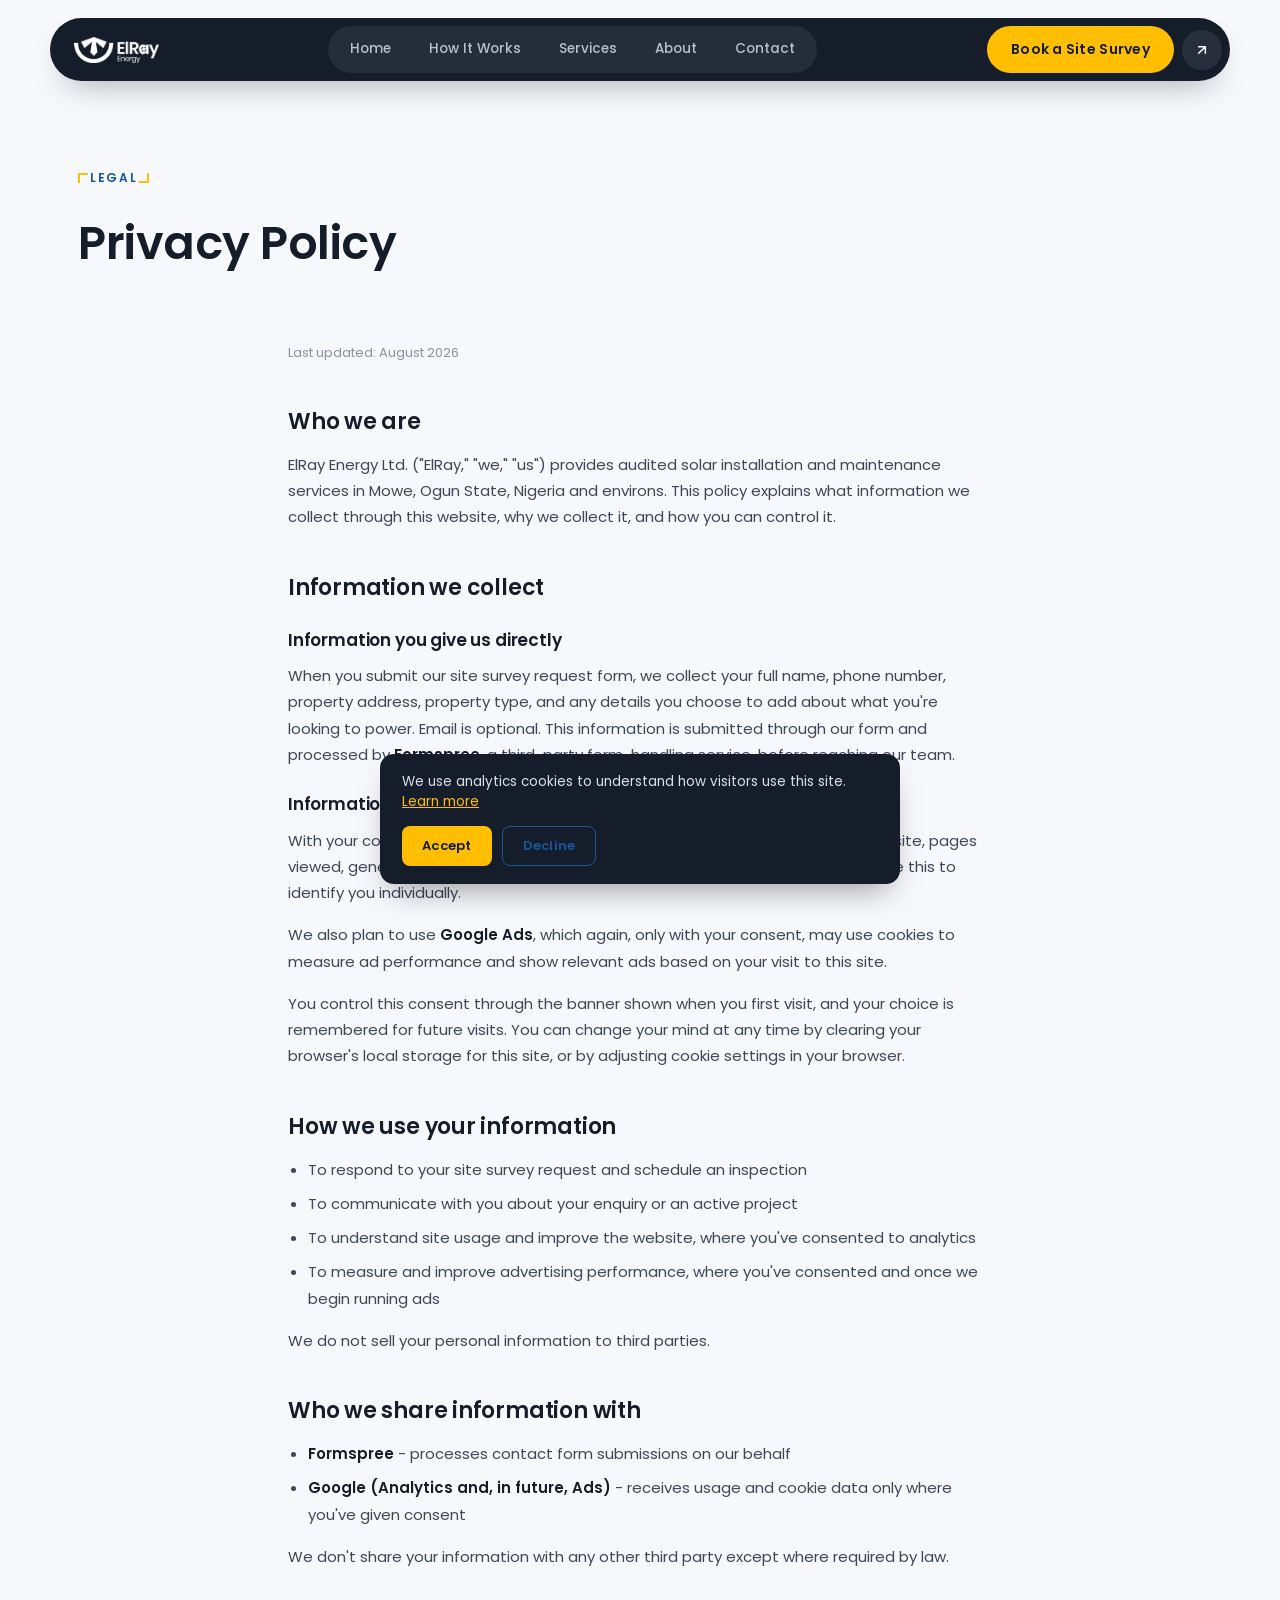
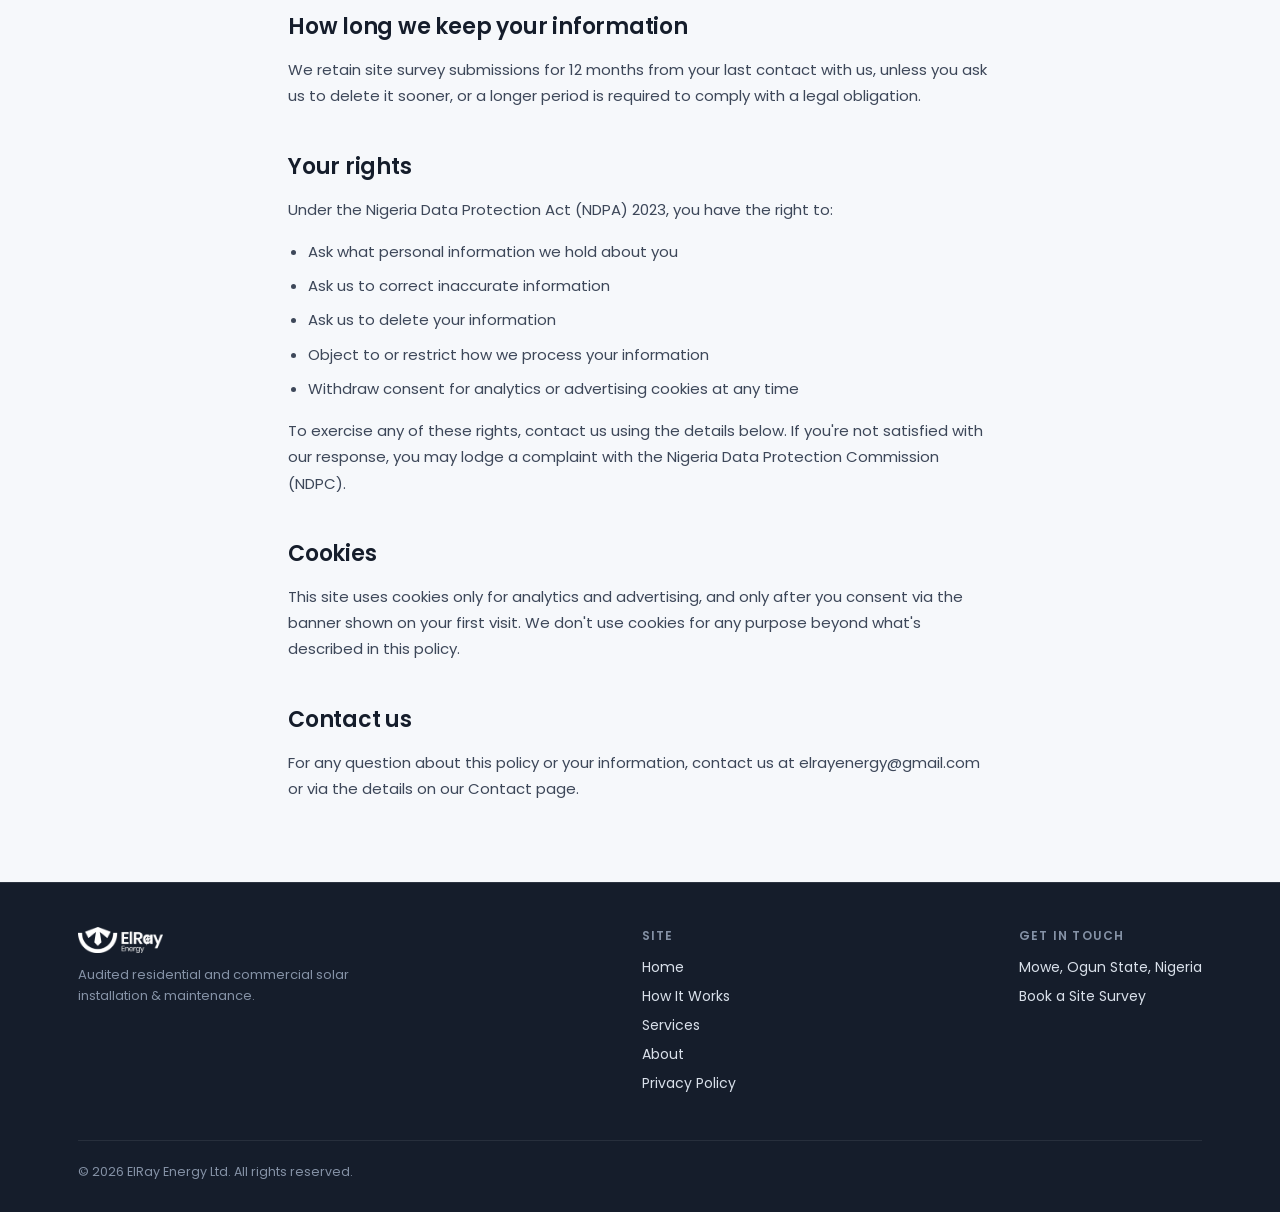
<file: privacy.html>
<!DOCTYPE html>
<html lang="en">
<head>
<meta charset="UTF-8">
<meta name="viewport" content="width=device-width, initial-scale=1.0">
<title>Privacy Policy</title>
<meta name="description" content="How ElRay Energy collects, uses, and protects your information.">
<link rel="icon" type="image/png" href="/assets/favicon-96x96.png" sizes="96x96" />
<link rel="icon" type="image/svg+xml" href="/assets/favicon.svg" />
<link rel="shortcut icon" href="/assets/favicon.ico" />
<link rel="apple-touch-icon" sizes="180x180" href="/assets/apple-touch-icon.png" />
<meta name="apple-mobile-web-app-title" content="ElRay Energy" />
<link rel="manifest" href="/assets/site.webmanifest" />
<link rel="stylesheet" href="css/styles.css">

<!-- Google tag (gtag.js) -->
<script>
  window.dataLayer = window.dataLayer || [];
  function gtag(){dataLayer.push(arguments);}
  gtag('consent', 'default', {
    'ad_storage': 'denied',
    'ad_user_data': 'denied',
    'ad_personalization': 'denied',
    'analytics_storage': 'denied'
  });
  (function () {
    var stored = localStorage.getItem('elray-consent');
    if (stored === 'accepted') {
      gtag('consent', 'update', {
        'ad_storage': 'granted',
        'ad_user_data': 'granted',
        'ad_personalization': 'granted',
        'analytics_storage': 'granted'
      });
    }
  })();
</script>
<script async src="https://www.googletagmanager.com/gtag/js?id=G-FZVDBYDMJM"></script>
<script>
  gtag('js', new Date());
  gtag('config', 'G-FZVDBYDMJM');
</script>
</head>
<body>

<header>
  <div class="navrow">
    <a href="index.html" class="logo">
      <img src="assets/elray_horizontal-logo_white.png" alt="ElRay Energy" width="400" height="123">
    </a>
    <nav class="links">
      <a href="index.html">Home</a>
      <a href="how-it-works.html">How It Works</a>
      <a href="services.html">Services</a>
      <a href="about.html">About</a>
      <a href="contact.html">Contact</a>
    </nav>
    <div class="nav-actions">
      <a href="contact.html" class="btn btn-gold nav-cta" style="border-radius:999px;">Book a Site Survey</a>
      <a href="contact.html" class="btn btn-outline-light mobile-cta" style="border-radius:999px;">Book a Survey</a>
      <a href="contact.html" class="nav-arrow-btn" aria-label="Book a site survey">
        <svg viewBox="0 0 24 24" fill="none" stroke="currentColor" stroke-width="2.2" stroke-linecap="round" stroke-linejoin="round"><path d="M7 17L17 7M7 7h10v10"/></svg>
      </a>
      <button type="button" class="nav-toggle" id="nav-toggle" aria-label="Open menu" aria-expanded="false">
        <svg viewBox="0 0 24 24" fill="none" stroke="currentColor" stroke-width="2.2" stroke-linecap="round"><path d="M4 7h16M4 12h16M4 17h16"/></svg>
      </button>
    </div>
  </div>
  <div class="mobile-menu" id="mobile-menu">
    <div class="mobile-menu-inner">
      <a href="index.html">Home</a>
      <a href="how-it-works.html">How It Works</a>
      <a href="services.html">Services</a>
      <a href="about.html">About</a>
      <a href="contact.html">Contact</a>
    </div>
  </div>
</header>

<main>
  <section class="page-hero" style="padding-bottom:0;">
    <div class="wrap">
      <span class="tag">Legal</span>
      <h1 style="margin-top:16px;">Privacy Policy</h1>
    </div>
  </section>

  <section>
    <div class="wrap policy">
      <p class="updated">Last updated: August 2026</p>

      <h2>Who we are</h2>
      <p>ElRay Energy Ltd. ("ElRay," "we," "us") provides audited solar installation and maintenance services in Mowe, Ogun State, Nigeria and environs. This policy explains what information we collect through this website, why we collect it, and how you can control it.</p>

      <h2>Information we collect</h2>
      <h3>Information you give us directly</h3>
      <p>When you submit our site survey request form, we collect your full name, phone number, property address, property type, and any details you choose to add about what you're looking to power. Email is optional. This information is submitted through our form and processed by <strong>Formspree</strong>, a third-party form-handling service, before reaching our team.</p>

      <h3>Information collected automatically</h3>
      <p>With your consent, we use <strong>Google Analytics</strong> to understand how visitors use this site, pages viewed, general location at a country/region level, and device type. We do not use this to identify you individually.</p>
      <p>We also plan to use <strong>Google Ads</strong>, which again, only with your consent, may use cookies to measure ad performance and show relevant ads based on your visit to this site.</p>
      <p>You control this consent through the banner shown when you first visit, and your choice is remembered for future visits. You can change your mind at any time by clearing your browser's local storage for this site, or by adjusting cookie settings in your browser.</p>

      <h2>How we use your information</h2>
      <ul>
        <li>To respond to your site survey request and schedule an inspection</li>
        <li>To communicate with you about your enquiry or an active project</li>
        <li>To understand site usage and improve the website, where you've consented to analytics</li>
        <li>To measure and improve advertising performance, where you've consented and once we begin running ads</li>
      </ul>
      <p>We do not sell your personal information to third parties.</p>

      <h2>Who we share information with</h2>
      <ul>
        <li><strong>Formspree</strong> - processes contact form submissions on our behalf</li>
        <li><strong>Google (Analytics and, in future, Ads)</strong> - receives usage and cookie data only where you've given consent</li>
      </ul>
      <p>We don't share your information with any other third party except where required by law.</p>

      <h2>How long we keep your information</h2>
      <p>We retain site survey submissions for 12 months from your last contact with us, unless you ask us to delete it sooner, or a longer period is required to comply with a legal obligation.</p>

      <h2>Your rights</h2>
      <p>Under the Nigeria Data Protection Act (NDPA) 2023, you have the right to:</p>
      <ul>
        <li>Ask what personal information we hold about you</li>
        <li>Ask us to correct inaccurate information</li>
        <li>Ask us to delete your information</li>
        <li>Object to or restrict how we process your information</li>
        <li>Withdraw consent for analytics or advertising cookies at any time</li>
      </ul>
      <p>To exercise any of these rights, contact us using the details below. If you're not satisfied with our response, you may lodge a complaint with the Nigeria Data Protection Commission (NDPC).</p>

      <h2>Cookies</h2>
      <p>This site uses cookies only for analytics and advertising, and only after you consent via the banner shown on your first visit. We don't use cookies for any purpose beyond what's described in this policy.</p>

      <h2>Contact us</h2>
      <p>For any question about this policy or your information, contact us at elrayenergy@gmail.com or via the details on our <a href="contact.html">Contact page</a>.</p>
    </div>
  </section>
</main>

<footer>
  <div class="wrap">
    <div class="foot-row">
      <div class="foot-brand">
        <img src="assets/elray_horizontal-logo_white.png" alt="ElRay Energy" width="400" height="123">
        <p>Audited residential and commercial solar installation &amp; maintenance.</p>
      </div>
      <div class="foot-col">
        <h3>Site</h3>
        <a href="index.html">Home</a>
        <a href="how-it-works.html">How It Works</a>
        <a href="services.html">Services</a>
        <a href="about.html">About</a>
        <a href="privacy.html">Privacy Policy</a>
      </div>
      <div class="foot-col">
        <h3>Get in touch</h3>
        <p>Mowe, Ogun State, Nigeria</p>
        <a href="contact.html">Book a Site Survey</a>
      </div>
    </div>
    <div class="foot-bottom">© <span id="year"></span> ElRay Energy Ltd. All rights reserved.</div>
  </div>
</footer>

<script src="js/main.js"></script>
<div id="consent-banner" class="consent-banner">
  <p>We use analytics cookies to understand how visitors use this site. <a href="privacy.html">Learn more</a></p>
  <div class="consent-actions">
    <button id="consent-accept" class="btn btn-gold" style="padding:9px 20px; font-size:13px;">Accept</button>
    <button id="consent-decline" class="btn btn-outline" style="padding:9px 20px; font-size:13px;">Decline</button>
  </div>
</div>
</body>
</html>
</file>
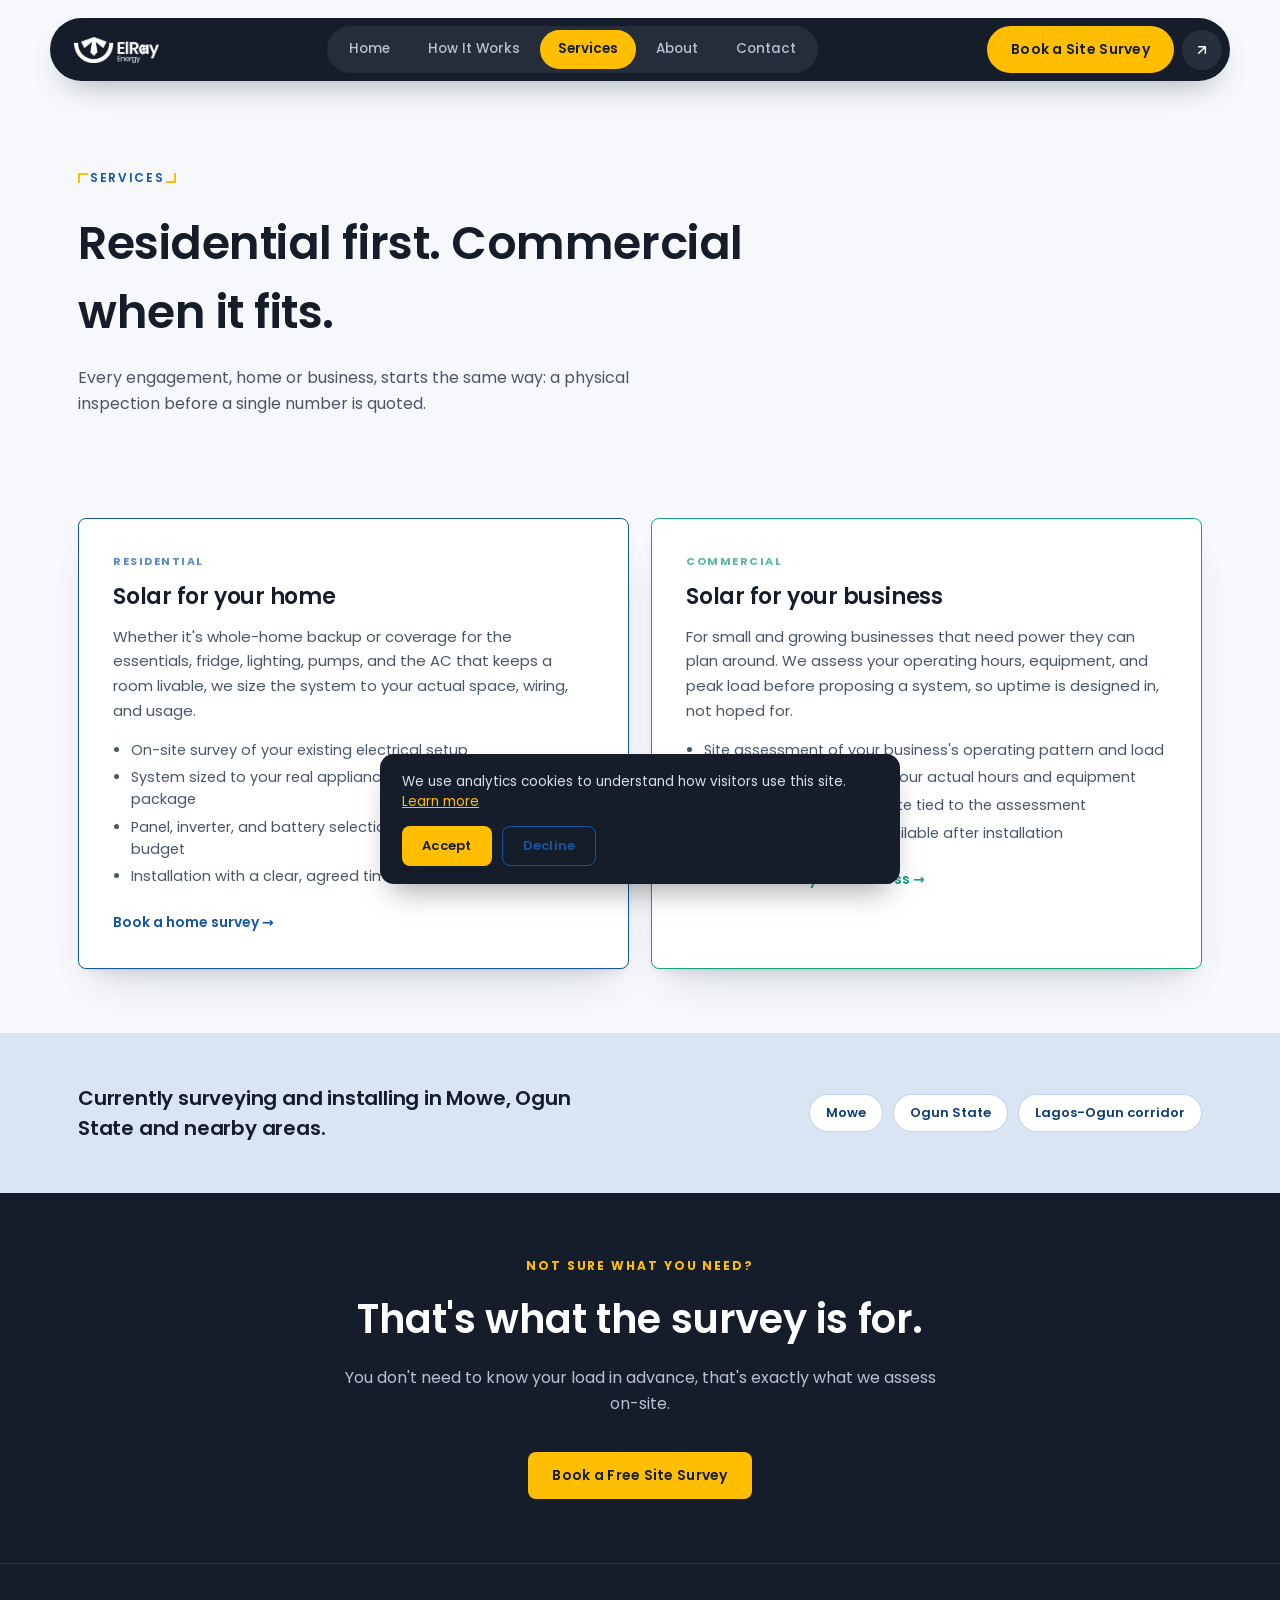
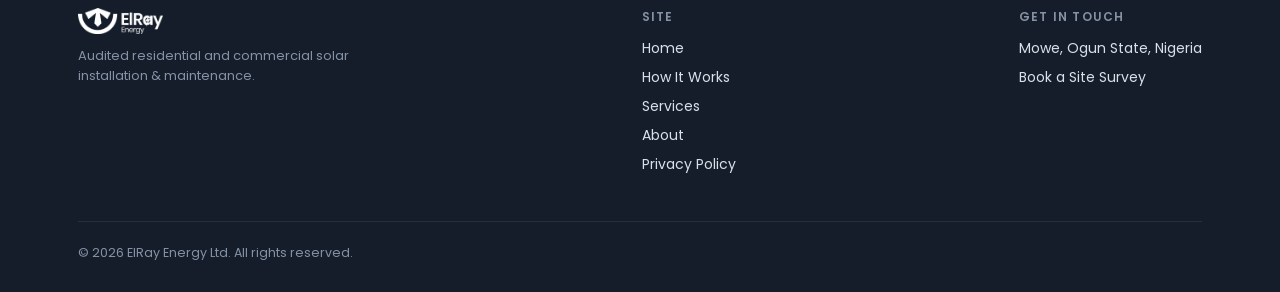
<file: services.html>
<!DOCTYPE html>
<html lang="en">
<head>
<!-- Google tag (gtag.js) -->
<script>
  window.dataLayer = window.dataLayer || [];
  function gtag(){dataLayer.push(arguments);}

  // Consent Mode v2 — deny by default until the visitor chooses
  gtag('consent', 'default', {
    'ad_storage': 'denied',
    'ad_user_data': 'denied',
    'ad_personalization': 'denied',
    'analytics_storage': 'denied'
  });

  // Static multi-page site — consent choice doesn't persist across page
  // loads on its own, so re-apply it here if the visitor already chose
  // on an earlier page
  (function () {
    var stored = localStorage.getItem('elray-consent');
    if (stored === 'accepted') {
      gtag('consent', 'update', {
        'ad_storage': 'granted',
        'ad_user_data': 'granted',
        'ad_personalization': 'granted',
        'analytics_storage': 'granted'
      });
    }
  })();
</script>
<script async src="https://www.googletagmanager.com/gtag/js?id=G-FZVDBYDMJM"></script>
<script>
  gtag('js', new Date());
  gtag('config', 'G-FZVDBYDMJM');
</script>
<meta charset="UTF-8">
<meta name="viewport" content="width=device-width, initial-scale=1.0">
<title>Services - ElRay Energy</title>
<meta name="description" content="Residential and commercial solar installation and maintenance from ElRay Energy, every system sized from a physical site inspection.">
<link rel="icon" type="image/png" href="/assets/favicon-96x96.png" sizes="96x96" />
<link rel="icon" type="image/svg+xml" href="/assets/favicon.svg" />
<link rel="shortcut icon" href="/assets/favicon.ico" />
<link rel="apple-touch-icon" sizes="180x180" href="/assets/apple-touch-icon.png" />
<meta name="apple-mobile-web-app-title" content="ElRay Energy" />
<link rel="manifest" href="/assets/site.webmanifest" />
<link rel="stylesheet" href="css/styles.css">
</head>
<body>

<header>
  <div class="navrow">
    <a href="index.html" class="logo">
      <img src="assets/elray_horizontal-logo_white.png" alt="ElRay Energy" width="400" height="123">
    </a>
    <nav class="links">
      <a href="index.html">Home</a>
      <a href="how-it-works.html">How It Works</a>
      <a href="services.html">Services</a>
      <a href="about.html">About</a>
      <a href="contact.html">Contact</a>
    </nav>
    <div class="nav-actions">
      <a href="contact.html" class="btn btn-gold nav-cta" style="border-radius:999px;">Book a Site Survey</a>
      <a href="contact.html" class="btn btn-outline-light mobile-cta" style="border-radius:999px;">Book a Survey</a>
      <a href="contact.html" class="nav-arrow-btn" aria-label="Book a site survey">
        <svg viewBox="0 0 24 24" fill="none" stroke="currentColor" stroke-width="2.2" stroke-linecap="round" stroke-linejoin="round"><path d="M7 17L17 7M7 7h10v10"/></svg>
      </a>
      <button type="button" class="nav-toggle" id="nav-toggle" aria-label="Open menu" aria-expanded="false">
        <svg viewBox="0 0 24 24" fill="none" stroke="currentColor" stroke-width="2.2" stroke-linecap="round"><path d="M4 7h16M4 12h16M4 17h16"/></svg>
      </button>
    </div>
  </div>

  <div class="mobile-menu" id="mobile-menu">
    <div class="mobile-menu-inner">
      <a href="index.html">Home</a>
      <a href="how-it-works.html">How It Works</a>
      <a href="services.html">Services</a>
      <a href="about.html">About</a>
      <a href="contact.html">Contact</a>
    </div>
  </div>
</header>

<main>

  <section class="page-hero">
    <div class="wrap">
      <span class="tag reveal">Services</span>
      <h1 class="reveal" style="margin-top:16px;">Residential first. Commercial when it fits.</h1>
      <p class="section-sub reveal">Every engagement, home or business, starts the same way: a physical inspection before a single number is quoted.</p>
    </div>
  </section>

  <section style="padding-top:0;">
    <div class="wrap">
      <div class="serve-grid">
        <div class="serve-card primary reveal">
          <span class="serve-label">Residential</span>
          <h3>Solar for your home</h3>
          <p>Whether it's whole-home backup or coverage for the essentials, fridge, lighting, pumps, and the AC that keeps a room livable, we size the system to your actual space, wiring, and usage.</p>
          <ul>
            <li>On-site survey of your existing electrical setup</li>
            <li>System sized to your real appliance load, not a generic package</li>
            <li>Panel, inverter, and battery selection matched to your roof and budget</li>
            <li>Installation with a clear, agreed timeline</li>
          </ul>
          <a href="contact.html" class="arrow-link">Book a home survey →</a>
        </div>
        <div class="serve-card secondary reveal">
          <span class="serve-labelsec">Commercial</span>
          <h3>Solar for your business</h3>
          <p>For small and growing businesses that need power they can plan around. We assess your operating hours, equipment, and peak load before proposing a system, so uptime is designed in, not hoped for.</p>
          <ul>
            <li>Site assessment of your business's operating pattern and load</li>
            <li>System designed around your actual hours and equipment</li>
            <li>Transparent, itemised quote tied to the assessment</li>
            <li>Ongoing maintenance available after installation</li>
          </ul>
          <a href="contact.html" class="arrow-linksec">Talk to us about your business →</a>
        </div>
      </div>
    </div>
  </section>

  <section class="area section-tight">
    <div class="wrap area-row">
      <h3 class="reveal">Currently surveying and installing in Mowe, Ogun State and nearby areas.</h3>
      <div class="loc-list reveal">
        <span class="loc-chip">Mowe</span>
        <span class="loc-chip">Ogun State</span>
        <span class="loc-chip">Lagos-Ogun corridor</span>
      </div>
    </div>
  </section>

  <section class="cta-band">
    <div class="wrap">
      <span class="eyebrow eyebrow--light reveal">Not Sure What You Need?</span>
      <h2 class="reveal">That's what the survey is for.</h2>
      <p class="section-sub reveal">You don't need to know your load in advance, that's exactly what we assess on-site.</p>
      <div class="hero-ctas reveal">
        <a href="contact.html" class="btn btn-gold">Book a Free Site Survey</a>
      </div>
    </div>
  </section>

</main>

<footer>
  <div class="wrap">
    <div class="foot-row">
      <div class="foot-brand">
        <img src="assets/elray_horizontal-logo_white.png" alt="ElRay Energy" width="400" height="123">
        <p>Audited residential and commercial solar installation &amp; maintenance.</p>
      </div>
      <div class="foot-col">
        <h3>Site</h3>
        <a href="index.html">Home</a>
        <a href="how-it-works.html">How It Works</a>
        <a href="services.html">Services</a>
        <a href="about.html">About</a>
        <a href="privacy.html">Privacy Policy</a>
      </div>
      <div class="foot-col">
        <h3>Get in touch</h3>
        <p>Mowe, Ogun State, Nigeria</p>
        <a href="contact.html">Book a Site Survey</a>
      </div>
    </div>
    <div class="foot-bottom">© <span id="year"></span> ElRay Energy Ltd. All rights reserved.</div>
  </div>
</footer>

<script src="js/main.js"></script>
<div id="consent-banner" class="consent-banner">
  <p>We use analytics cookies to understand how visitors use this site. <a href="privacy.html">Learn more</a></p>
  <div class="consent-actions">
    <button id="consent-accept" class="btn btn-gold" style="padding:9px 20px; font-size:13px;">Accept</button>
    <button id="consent-decline" class="btn btn-outline" style="padding:9px 20px; font-size:13px;">Decline</button>
  </div>
</div>
</body>
</html>
</file>
<file: css/styles.css>
/* ==========================================================================
   ElRay Energy Shared Stylesheet
   Tokens are locked to ElRay_Brand_Guidelines.pdf v1.0, do not change
   the colour or font-family values without updating the brand guide too.
   ========================================================================== */

/* ---------- Self-hosted Poppins ---------- */
@font-face{
  font-family:'Poppins';
  src:url('../fonts/Poppins-Regular.woff2') format('woff2');
  font-weight:400;
  font-style:normal;
  font-display:swap;
}
@font-face{
  font-family:'Poppins';
  src:url('../fonts/Poppins-Medium.woff2') format('woff2');
  font-weight:500;
  font-style:normal;
  font-display:swap;
}
@font-face{
  font-family:'Poppins';
  src:url('../fonts/Poppins-SemiBold.woff2') format('woff2');
  font-weight:600;
  font-style:normal;
  font-display:swap;
}
@font-face{
  font-family:'Poppins';
  src:url('../fonts/Poppins-Bold.woff2') format('woff2');
  font-weight:700;
  font-style:normal;
  font-display:swap;
}

:root{
  /* brand colours from brand guideline, section 03 */
  --cobalt:#1556A0;       /* primary */
  --cobalt-dark:#0E3D75;  /* cobalt tint ramp */
  --cobalt-mid:#5B8AC4;
  --cobalt-tint:#D9E5F3;
  --gold:#FFBF00;         /* accent; CTAs, energy moments only */
  --navy:#151D2B;         /* dark surface anchor */
  --teal:#16A085;
  --teal-mid:#5DB8A0;    
  --charcoal:#1C2430;     /* body text */
  --offwhite:#F6F8FB;     /* surface, not stark white */
  --white:#FFFFFF;

  --radius:8px;
  --maxw:1180px;
}

*{box-sizing:border-box;}
html{scroll-behavior:smooth;}
@media (prefers-reduced-motion: reduce){
  html{scroll-behavior:auto;}
  *{animation-duration:0.01ms !important; animation-iteration-count:1 !important; transition-duration:0.01ms !important; scroll-behavior:auto !important;}
}

body{
  margin:0;
  font-family:'Poppins',system-ui,sans-serif;
  color:var(--charcoal);
  background:var(--offwhite);
  line-height:1.5;
  -webkit-font-smoothing:antialiased;
}

h1,h2,h3{
  font-weight:600;
  margin:0;
  letter-spacing:-0.01em;
}
p{margin:0;}
a{color:inherit; text-decoration:none;}
img{display:block; max-width:100%;}

.wrap{
  max-width:var(--maxw);
  margin:0 auto;
  padding:0 28px;
}

a:focus-visible, button:focus-visible{
  outline:2px solid var(--gold);
  outline-offset:3px;
}

/* ---------- Hero — full-bleed photo panel ---------- */
.hero-photo-section{ padding:20px 0 48px; }

.hero-photo{
  position:relative;
  border-radius:24px;
  overflow:hidden;
  display:flex;
  align-items:center;
}
.hero-photo-media{
  position:absolute;
  inset:0;
  z-index:0;
  background:var(--cobalt-tint); /* placeholder tone until the photo is dropped in */
}
.hero-photo-media img{
  width:100%;
  height:100%;
  object-fit:cover;
}
.hero-photo-media::after{
  content:"";
  position:absolute;
  inset:0;
  background:linear-gradient(180deg,
    rgba(21,29,43,0.30) 0%,
    rgba(21,29,43,0.50) 40%,
    rgba(21,29,43,0.90) 100%
  );
}

.hero-photo-inner{
  position:relative;
  z-index:1;
  width:100%;
  padding:52px 52px;
  display:grid;
  grid-template-columns:1fr;
  gap:32px;
  align-items:center;
}
@media(min-width:900px){
  .hero-photo-inner{ grid-template-columns:1.4fr 0.6fr; gap:28px; }
}

.hero-photo-content{ max-width:540px; }

.hero-mega{
  font-size:clamp(30px,5vw,50px);
  line-height:1.06;
  font-weight:700;
  letter-spacing:-0.02em;
  color:var(--white);
  text-shadow:0 2px 12px rgba(0,0,0,0.25);
}
.hero-mega .line{ display:block; }
.hero-mega .accent{ color:var(--gold); }

.hero-sub-light{
  margin-top:24px;
  font-size:17px;
  color:#E3E8F0;
  max-width:440px;
  line-height:1.65;
}
.hero-sub-light strong{ color:var(--white); font-weight:600; }

.hero-note-light{
  margin-top:22px;
  font-size:13px;
  color:#B7C1D1;
}

/* ---------- Hero stat cards ---------- */
.hero-stats{
  display:flex;
  flex-direction:column;
  gap:12px;
  width:100%;
  max-width:260px;
}
@media(min-width:900px){ .hero-stats{ margin-left:auto; } }
.stat-card{
  background:rgba(255,255,255,0.12);
  backdrop-filter:blur(16px) saturate(160%);
  -webkit-backdrop-filter:blur(16px) saturate(160%);
  border:1px solid rgba(255,255,255,0.25);
  border-radius:16px;
  padding:18px 20px;
  box-shadow:
    0 8px 28px rgba(0,0,0,0.18),
    inset 0 1px 0 rgba(255,255,255,0.2);
}
.stat-card .num{
  font-size:30px;
  font-weight:700;
  color:var(--white);
  line-height:1;
}
.stat-card .label{
  margin-top:8px;
  font-size:12px;
  color:rgba(255,255,255,0.85);
  line-height:1.5;
}
.stat-card .bar{
  margin-top:12px;
  height:3px;
  border-radius:2px;
  background:rgba(255,255,255,0.2);
  overflow:hidden;
}
.stat-card .bar-fill{
  height:100%;
  background:var(--gold);
  border-radius:2px;
}
.stat-card .source{
  margin-top:10px;
  font-size:10px;
  color:rgba(255,255,255,0.5);
  line-height:1.4;
}

/* ---------- About page hero — image banner ---------- */
.about-hero{
  position:relative;
  min-height:420px;
  display:flex;
  align-items:flex-end;
  background-image:url('../assets/elray_asset7.jpg');
  background-size:cover;
  background-position:center;
  overflow:hidden;
}
.about-hero::before{
  content:"";
  position:absolute;
  inset:0;
  background:linear-gradient(180deg, rgba(21,29,43,0.45) 0%, rgba(21,29,43,0.88) 100%);
}
.about-hero-inner{
  position:relative;
  z-index:1;
  width:100%;
  padding-bottom:56px;
}
.about-hero h1{ color:var(--white); }
.about-hero .tag{ color:var(--gold); }
.about-hero .tag::before,.about-hero .tag::after{ border-color:var(--gold); }
.about-hero .section-sub{ color:#D9E0EA; }

/* teal is reserved for genuine sustainability moments only, per brand guide */
.eco-note{
  margin:34px 0;
  padding:18px 22px;
  border-left:3px solid var(--teal);
  background:rgba(22,160,133,0.06);
  max-width:640px;
}
.eco-note p{ font-size:15px; color:#2E3B48; line-height:1.6; }

/* ---------- Inspection tag, the signature device ---------- */
.tag{
  display:inline-flex;
  align-items:center;
  gap:8px;
  font-size:12px;
  font-weight:600;
  letter-spacing:0.14em;
  text-transform:uppercase;
  color:var(--cobalt);
  padding:6px 12px;
  position:relative;
}
.tag::before,.tag::after{
  content:"";
  position:absolute;
  width:8px; height:8px;
  border-color:var(--gold);
  border-style:solid;
  top:0; bottom:0; margin:auto 0;
}
.tag::before{ left:0; border-width:2px 0 0 2px; }
.tag::after{ right:0; border-width:0 2px 2px 0; }
.tag--light{color:var(--offwhite);}
.tag--light::before,.tag--light::after{border-color:var(--gold);}
.tag--flush{padding-left:0;}
.tag--flush::before,.tag--flush::after{display:none;}

/* ---------- Nav — floating pill bar ---------- */
header{
  position:sticky;
  top:0;
  z-index:50;
  background:transparent;
  padding:18px 0;
}
.navrow{
  display:flex;
  align-items:center;
  justify-content:space-between;
  gap:20px;
  max-width:var(--maxw);
  margin:0 auto;
  padding:8px 8px 8px 24px;
  background:var(--navy);
  border-radius:999px;
  box-shadow:0 16px 32px -16px rgba(21,29,43,0.4);
}
.logo{ flex-shrink:0; }
.logo img{ height:26px; width:auto; flex-shrink:0; }

nav.links{
  display:none;
  align-items:center;
  gap:2px;
  background:rgba(255,255,255,0.07);
  border-radius:999px;
  padding:4px;
}
@media(min-width:900px){ nav.links{display:flex;} }
nav.links a{
  font-size:13.5px;
  font-weight:500;
  color:#B7C1D1;
  padding:9px 18px;
  border-radius:999px;
  border-bottom:none;
  transition:background 0.15s ease, color 0.15s ease;
}
nav.links a:hover{ background:rgba(255,255,255,0.1); color:var(--white); }
nav.links a.active{
  background:var(--gold);
  color:var(--navy);
  font-weight:600;
}
nav.links a.active:hover{ background:var(--gold); }

.nav-actions{ display:flex; align-items:center; gap:8px; }
.nav-arrow-btn{
  width:40px; height:40px;
  border-radius:50%;
  background:rgba(255,255,255,0.08);
  display:flex;
  align-items:center;
  justify-content:center;
  color:var(--white);
  flex-shrink:0;
  transition:background 0.15s ease;
}
.nav-arrow-btn:hover{ background:rgba(255,255,255,0.16); }
.nav-arrow-btn svg{ width:16px; height:16px; }

.btn{
  display:inline-flex;
  align-items:center;
  justify-content:center;
  font-family:inherit;
  font-weight:600;
  font-size:14px;
  letter-spacing:0.02em;
  padding:13px 24px;
  border-radius:var(--radius);
  border:none;
  cursor:pointer;
  transition:transform 0.15s ease, box-shadow 0.15s ease, background 0.15s ease;
  white-space:nowrap;
}
.btn-gold{ background:var(--gold); color:var(--navy); }
.btn-gold:hover{ transform:translateY(-1px); box-shadow:0 8px 20px rgba(255,191,0,0.35); }
.btn-outline{ background:transparent; color:var(--cobalt); border:1.5px solid var(--cobalt); }
.btn-outline:hover{ background:var(--cobalt-tint); }
.btn-outline-light{ background:transparent; color:var(--offwhite); border:1.5px solid rgba(246,248,251,0.5); }
.btn-outline-light:hover{ border-color:var(--gold); color:var(--gold); }

.nav-cta{display:none;}
@media(min-width:900px){.nav-cta{display:inline-flex;}}
.mobile-cta{display:inline-flex; padding:10px 16px; font-size:13px;}
@media(min-width:900px){.mobile-cta{display:none;}}

/* ---------- Page hero (interior pages) ---------- */
.page-hero{ padding:64px 0 56px; }
.page-hero h1{
  font-size:clamp(30px,4.4vw,46px);
  color:var(--navy);
  max-width:760px;
}
.page-hero .section-sub{ margin-top:18px; }

/* ---------- Hero (home) ---------- */
.hero{ padding:76px 0 60px; }
.hero-grid{
  display:grid;
  grid-template-columns:1fr;
  gap:52px;
  align-items:center;
}
@media(min-width:960px){ .hero-grid{grid-template-columns:1.05fr 0.95fr;} }
.eyebrow-row{margin-bottom:22px;}
.hero h1{
  font-size:clamp(34px,5vw,56px);
  line-height:1.06;
  color:var(--navy);
}
.hero h1 .accent{color:var(--cobalt);}
.hero-sub{
  margin-top:20px;
  font-size:18px;
  color:#3D4759;
  max-width:480px;
  line-height:1.6;
}
.hero-sub strong{color:var(--charcoal); font-weight:600;}
.hero-ctas{ margin-top:32px; display:flex; gap:14px; flex-wrap:wrap; }
.hero-note{ margin-top:22px; font-size:13px; color:#6B7686; }

/* ---------- Section shell ---------- */
section{padding:64px 0;}
.section-tight{padding:44px 0;}
.eyebrow{
  font-size:12px;
  font-weight:700;
  letter-spacing:0.16em;
  text-transform:uppercase;
  color:var(--cobalt);
  margin-bottom:14px;
  display:block;
}
.eyebrow--light{color:var(--gold);}
h2.section-head{
  font-size:clamp(26px,3.4vw,38px);
  color:var(--navy);
  max-width:640px;
}
.section-sub{
  margin-top:16px;
  font-size:16px;
  color:#4A5568;
  max-width:600px;
  line-height:1.65;
}

/* ---------- Who We Are ---------- */
.who-grid{
  display:grid;
  grid-template-columns:1fr;
  gap:48px;
  align-items:start;
}
@media(min-width:900px){ .who-grid{grid-template-columns:0.85fr 1.15fr;} }

.who-images{
  display:grid;
  grid-template-columns:1fr;
  gap:16px;
}
.who-images img{
  width:100%;
  height:500px;
  object-fit:cover;
  border-radius:var(--radius);
  background:var(--cobalt-tint); /* shows as a placeholder block until real photos are dropped in */
}
.who-images img.wide{ height:218px; }

.who-content h2{
  font-size:clamp(22px,2.8vw,30px);
  color:var(--navy);
  line-height:1.35;
}
.who-content h2 strong{ color:var(--cobalt); font-weight:600; }
.who-content .btn{ margin-top:24px; }

.mini-cards{
  margin-top:40px;
  display:grid;
  grid-template-columns:1fr;
  gap:16px;
}
@media(min-width:560px){ .mini-cards{grid-template-columns:1fr 1fr;} }

.mini-card{
  padding:22px;
  background:var(--white);
  border:1px solid rgba(21,29,43,0.08);
  border-radius:var(--radius);
}
.mini-card svg{ width:26px; height:26px; color:var(--cobalt); margin-bottom:14px; }
.mini-card h3{ font-size:15.5px; color:var(--navy); margin-bottom:6px; }
.mini-card p{ font-size:13.5px; color:#5A6578; line-height:1.55; }

/* ---------- Problem band (navy) ---------- */
.problem{ background:var(--navy); color:var(--offwhite); }
.problem h2.section-head{color:var(--white);}
.problem .section-sub{color:#B7C1D1;}
.problem-grid{
  margin-top:36px;
  display:grid;
  grid-template-columns:1fr;
  gap:16px;
}
@media(min-width:800px){ .problem-grid{grid-template-columns:1fr 1fr;} }

.problem-item{
  background:rgba(255,255,255,0.04);
  border:1px solid rgba(246,248,251,0.12);
  border-radius:14px;
  padding:26px 28px;
}
.problem-item .x{
  color:var(--gold);
  font-weight:700;
  font-size:13px;
  letter-spacing:0.06em;
  display:block;
  margin-bottom:8px;
}
.problem-item p{color:#CBD4E1; font-size:15px; line-height:1.6;}

/* ---------- Our Services — dark panel ---------- */
.services-panel{
  background:var(--navy);
  border-radius:24px;
  padding:56px 40px;
  color:var(--offwhite);
}
@media(min-width:900px){ .services-panel{padding:64px 56px;} }

.services-panel-grid{
  display:grid;
  grid-template-columns:1fr;
  gap:40px;
  align-items:center;
}
@media(min-width:960px){ .services-panel-grid{grid-template-columns:0.8fr 1.2fr;} }

.services-intro h2{
  font-size:clamp(24px,3vw,32px);
  color:var(--white);
  line-height:1.25;
  margin-top:14px;
}
.services-intro p{
  margin-top:14px;
  font-size:15px;
  color:#B7C1D1;
  line-height:1.65;
  max-width:380px;
}

.service-cards{
  display:grid;
  grid-template-columns:1fr;
  gap:20px;
}
@media(min-width:640px){ .service-cards{grid-template-columns:1fr 1fr;} }

.service-photo-card{
  position:relative;
  border-radius:16px;
  overflow:hidden;
  background:var(--cobalt-tint); /* placeholder tone until real photos are added */
  min-height:320px;
  display:flex;
  align-items:flex-end;
}
.service-photo-card img{
  position:absolute;
  inset:0;
  width:100%;
  height:100%;
  object-fit:cover;
  z-index:0;
}
.service-photo-card::before{
  content:"";
  position:absolute;
  inset:0;
  z-index:1;
  background:linear-gradient(
    180deg,
    rgba(21,29,43,0.15) 0%,
    rgba(21,29,43,0.25) 30%,
    rgba(21,29,43,0.55) 55%,
    rgba(21,29,43,0.95) 100%
  );
}
.service-photo-card-body{
  position:relative;
  z-index:1;
  padding:22px;
  width:100%;
}
.service-photo-card .label{
  font-size:11px;
  font-weight:700;
  letter-spacing:0.12em;
  text-transform:uppercase;
  color:var(--gold);
  display:block;
  margin-bottom:8px;
}
.service-photo-card h3{
  font-size:19px;
  color:var(--white);
  margin-bottom:8px;
}
.service-photo-card p{
  font-size:13.5px;
  color:#D9E0EA;
  line-height:1.55;
  margin-bottom:16px;
}

.icon-btn{
  display:inline-flex;
  align-items:center;
  gap:8px;
  background:var(--gold);
  color:var(--navy);
  font-size:13px;
  font-weight:600;
  padding:9px 16px 9px 18px;
  border-radius:999px;
  transition:transform 0.15s ease, box-shadow 0.15s ease;
}
.icon-btn:hover{ transform:translateY(-1px); box-shadow:0 8px 18px rgba(255,191,0,0.3); }
.icon-btn svg{ width:14px; height:14px; }

/* ---------- Meet the Experts ---------- */
.experts-grid{
  display:grid;
  grid-template-columns:1fr;
  gap:48px;
  align-items:center;
}
@media(min-width:960px){ .experts-grid{grid-template-columns:0.9fr 1.1fr;} }

.experts-images{
  display:grid;
  grid-template-columns:100px 1fr;
  gap:14px;
  height:380px;
}
.experts-images-stack{
  display:grid;
  grid-template-rows:1fr 1fr 1fr;
  gap:14px;
}
.experts-images img{
  width:100%;
  height:100%;
  object-fit:cover;
  border-radius:var(--radius);
  background:var(--cobalt-tint);
}
.experts-images .tall{ height:100%; }

.experts-intro .section-sub{ margin-top:14px; }

.profile-card{
  margin-top:36px;
  display:flex;
  gap:22px;
  align-items:flex-start;
  padding:26px;
  background:var(--white);
  border:1px solid rgba(21,29,43,0.08);
  border-radius:var(--radius);
  box-shadow:
    0 1px 2px rgba(21,29,43,0.05),
    0 10px 24px -14px rgba(21,29,43,0.15);
}
.profile-photo{
  flex-shrink:0;
  width:74px;
  height:74px;
  border-radius:50%;
  overflow:hidden;
  background:var(--navy);
}
.profile-photo img{
  width:100%;
  height:100%;
  object-fit:cover;
  border-radius:50%;
}
.profile-body h3{ font-size:17px; color:var(--navy); }
.profile-role{
  font-size:12.5px;
  font-weight:600;
  color:var(--cobalt);
  margin-top:2px;
  display:block;
}
.profile-body p{
  margin-top:10px;
  font-size:14px;
  color:#4A5568;
  line-height:1.6;
}
.profile-footer{
  margin-top:16px;
  display:flex;
  align-items:center;
  justify-content:space-between;
  flex-wrap:wrap;
  gap:14px;
}
.social-row{ display:flex; align-items:center; gap:16px; }
.social-row a{
  display:inline-flex;
  color:var(--navy);
  transition:color 0.15s ease, transform 0.15s ease;
}
.social-row a:hover{ color:var(--cobalt); transform:translateY(-1px); }
.social-row svg{ width:20px; height:20px; fill:currentColor; }

/* ---------- Difference / feature cards ---------- */
.diff-grid{ margin-top:48px; display:grid; grid-template-columns:1fr; gap:22px; }
@media(min-width:700px){.diff-grid{grid-template-columns:1fr 1fr;}}
@media(min-width:1050px){.diff-grid{grid-template-columns:repeat(4,1fr);}}
.diff-card{
  background:var(--white);
  border:1px solid rgba(21,29,43,0.08);
  padding:26px 22px;
  border-radius:12px;
  transition:transform 0.2s ease, box-shadow 0.2s ease;
}
.diff-card:hover{transform:translateY(-4px); box-shadow:0 20px 34px -20px rgba(21,29,43,0.25);}
.diff-card .tag{margin-bottom:16px;}
.diff-card h3{font-size:17px; color:var(--navy); margin-bottom:10px;}
.diff-card p{font-size:14.5px; color:#5A6578; line-height:1.6;}

/* ---------- Who we serve / services ---------- */
.serve-grid{
  margin-top:44px;
  display:grid;
  grid-template-columns:1fr;
  gap:22px;
  perspective:1200px; /* gives the tilted children somewhere to tilt "into" */
}
@media(min-width:760px){.serve-grid{grid-template-columns:1fr 1fr;}}

.serve-card{
  padding:34px;
  background:var(--white);
  border:1px solid rgba(21,29,43,0.06);
  border-radius:var(--radius);
  position:relative;
  overflow:hidden;
  transform-style:preserve-3d;
  box-shadow:
    0 1px 2px rgba(21,29,43,0.06),
    0 8px 16px -8px rgba(21,29,43,0.12),
    0 24px 40px -20px rgba(21,29,43,0.18);
  transition:box-shadow 0.3s ease, transform 0.5s ease;
  will-change:transform;
}

/* glare that follows the cursor — position set by JS via --mx/--my */
.serve-card::after{
  content:"";
  position:absolute;
  inset:0;
  border-radius:inherit;
  background:radial-gradient(circle at var(--mx,50%) var(--my,50%), rgba(255,255,255,0.35), transparent 55%);
  opacity:0;
  transition:opacity 0.3s ease;
  pointer-events:none;
}
.serve-card.tilting::after{ opacity:1; }
.serve-card .serve-label{
  font-size:11px;
  letter-spacing:0.14em;
  text-transform:uppercase;
  font-weight:700;
  color:var(--cobalt-mid);
  display:block;
  margin-bottom:10px;
}
.serve-card .serve-labelsec{
  font-size:11px;
  letter-spacing:0.14em;
  text-transform:uppercase;
  font-weight:700;
  color:var(--teal-mid);
  display:block;
  margin-bottom:10px;
}
.serve-card h3{font-size:22px; color:var(--navy);}
.serve-card p{margin-top:12px; font-size:15px; color:#4A5568; line-height:1.65;}
.serve-card ul{margin:16px 0 0; padding-left:18px;}
.serve-card li{font-size:14.5px; color:#4A5568; margin-bottom:6px; line-height:1.5;}
.serve-card .arrow-link{
  margin-top:18px;
  display:inline-flex;
  align-items:center;
  gap:6px;
  font-size:14px;
  font-weight:600;
  color:var(--cobalt);
}
.serve-card .arrow-linksec{
  margin-top:18px;
  display:inline-flex;
  align-items:center;
  gap:6px;
  font-size:14px;
  font-weight:600;
  color:var(--teal);
}
.serve-card.primary{border:1px solid var(--cobalt);}
.serve-card.secondary{border:1px solid var(--teal);}

/* ---------- Area band ---------- */
.area{ background:var(--cobalt-tint); padding:50px 0; }
.area-row{
  display:flex;
  flex-wrap:wrap;
  justify-content:space-between;
  align-items:center;
  gap:22px;
}
.area-row h3{font-size:20px; color:var(--navy); max-width:520px;}
.area-row .loc-list{ display:flex; gap:10px; flex-wrap:wrap; }
.loc-chip{
  background:var(--white);
  color:var(--cobalt-dark);
  font-size:13px;
  font-weight:600;
  padding:8px 16px;
  border:1px solid rgba(21,86,160,0.25);
  border-radius:20px;
}

/* ---------- Founder / about ---------- */
.founder{ display:grid; grid-template-columns:1fr; gap:40px; align-items:center; }
@media(min-width:860px){.founder{grid-template-columns:200px 1fr;}}
.founder-mark{
  width:120px; height:120px;
  background:var(--navy);
  border-radius:50%;
  display:flex;
  align-items:center;
  justify-content:center;
  margin:0 auto;
}
.founder-mark img{height:46px;}
@media(min-width:860px){.founder-mark{width:180px; height:180px;}}
.founder-text p{font-size:16px; color:#3D4759; line-height:1.75; max-width:640px;}
.founder-text p + p{margin-top:14px;}
.founder-text .signoff{ margin-top:18px; font-weight:600; color:var(--navy); font-size:15px; }

/* ---------- How it works, numbered steps ---------- */
.how{ background:var(--white); }
.steps{ margin-top:52px; display:grid; grid-template-columns:1fr; gap:0; }
.step{
  display:grid;
  grid-template-columns:64px 1fr;
  gap:22px;
  padding:30px 0;
  border-bottom:1px solid rgba(21,29,43,0.08);
}
.step:first-child{padding-top:0;}
.step:last-child{border-bottom:none;}
@media(min-width:760px){ .step{grid-template-columns:90px 1fr; gap:34px;} }
.step-num{ font-size:32px; font-weight:700; color:var(--cobalt-tint); line-height:1; }
@media(min-width:760px){.step-num{font-size:44px;}}
.step-body h3{ font-size:19px; color:var(--navy); margin-bottom:8px; }
.step-body p{ font-size:15px; color:#4A5568; line-height:1.65; max-width:600px; }
.step-body .tag{ margin-top:12px; }

/* ---------- Contact / form ---------- */
.contact-grid{
  margin-top:48px;
  display:grid;
  grid-template-columns:1fr;
  gap:40px;
}
@media(min-width:900px){.contact-grid{grid-template-columns:1fr 1.1fr;}}
.contact-info .info-item{ margin-bottom:26px; }
.contact-info .info-item h4{
  font-size:12px;
  letter-spacing:0.1em;
  text-transform:uppercase;
  color:var(--cobalt);
  font-weight:700;
  margin-bottom:6px;
}
.contact-info .info-item p, .contact-info .info-item a{
  font-size:15.5px;
  color:var(--charcoal);
}
.form-card{
  background:var(--white);
  border:1px solid rgba(21,29,43,0.08);
  padding:32px;
  border-radius:12px;
}
.form-row{ margin-bottom:18px; }
.form-row label{
  display:block;
  font-size:13px;
  font-weight:600;
  color:var(--navy);
  margin-bottom:7px;
}
.form-row input, .form-row select, .form-row textarea{
  width:100%;
  font-family:inherit;
  font-size:14.5px;
  padding:12px 14px;
  border:1px solid rgba(21,29,43,0.18);
  border-radius:8px;
  background:var(--offwhite);
  color:var(--charcoal);
}
.form-row input:focus, .form-row select:focus, .form-row textarea:focus{
  outline:2px solid var(--cobalt);
  outline-offset:1px;
  background:var(--white);
}
.form-row.two-col{
  display:grid;
  grid-template-columns:1fr;
  gap:18px;
  align-items:end;
}
@media(min-width:520px){ .form-row.two-col{grid-template-columns:1fr 1fr;} }
.form-note{ font-size:12.5px; color:#6B7686; margin-top:14px; }

/* ---------- Closing CTA ---------- */
.cta-band{ background:var(--navy); color:var(--offwhite); text-align:center; padding:64px 0; }
.cta-band h2{ font-size:clamp(26px,4vw,40px); color:var(--white); max-width:620px; margin:0 auto; }
.cta-band .section-sub{ color:#B7C1D1; margin:16px auto 0; text-align:center; }
.cta-band .hero-ctas{ justify-content:center; margin-top:34px; }

/* ---------- Mobile nav toggle + panel ---------- */
.nav-toggle{
  display:inline-flex;
  align-items:center;
  justify-content:center;
  width:40px; height:40px;
  border-radius:50%;
  background:rgba(255,255,255,0.08);
  color:var(--white);
  border:none;
  cursor:pointer;
  flex-shrink:0;
}
.nav-toggle:hover{ background:rgba(255,255,255,0.16); }
.nav-toggle svg{ width:18px; height:18px; }
@media(min-width:900px){ .nav-toggle{ display:none; } }

/* the circular arrow CTA is redundant with the toggle + button on
   small screens — hide it there to avoid crowding */
@media(max-width:899px){ .nav-arrow-btn{ display:none; } }

.mobile-menu{
  display:none;
  max-width:var(--maxw);
  margin:10px auto 0;
  padding:0 20px;
}
.mobile-menu.open{ display:block; }
@media(min-width:900px){ .mobile-menu{ display:none !important; } }

.mobile-menu-inner{
  background:var(--navy);
  border-radius:18px;
  padding:10px;
  box-shadow:0 16px 32px -16px rgba(21,29,43,0.4);
}
.mobile-menu a{
  display:block;
  padding:13px 16px;
  border-radius:12px;
  font-size:14.5px;
  font-weight:500;
  color:#D9E0EA;
  transition:background 0.15s ease, color 0.15s ease;
}
.mobile-menu a:hover{ background:rgba(255,255,255,0.08); }
.mobile-menu a.active{ background:var(--gold); color:var(--navy); font-weight:600; }

/* ---------- Footer ---------- */
footer{ background:var(--navy); padding:44px 0 30px; border-top:1px solid rgba(246,248,251,0.1); }
.foot-row{ display:flex; flex-wrap:wrap; justify-content:space-between; gap:26px; align-items:flex-start; }
.foot-brand img{height:26px; width:auto;}
.foot-brand p{ margin-top:12px; font-size:13px; color:#8592A6; max-width:280px; line-height:1.6; }
.foot-col h3{
  font-size:12px;
  letter-spacing:0.1em;
  text-transform:uppercase;
  color:#8592A6;
  font-weight:600;
  margin-bottom:12px;
}
.foot-col a, .foot-col p{ display:block; font-size:14px; color:#D9E0EA; margin-bottom:8px; }
.foot-col a:hover{color:var(--gold);}
.foot-bottom{
  margin-top:38px;
  padding-top:22px;
  border-top:1px solid rgba(246,248,251,0.08);
  font-size:12.5px;
  color:#8592A6;
}

.consent-banner{
  display:none;
  position:fixed;
  bottom:16px;
  left:16px;
  right:16px;
  z-index:100;
  background:var(--navy);
  color:var(--offwhite);
  border-radius:14px;
  padding:18px 22px;
  box-shadow:0 16px 32px -12px rgba(0,0,0,0.4);
  max-width:520px;
  margin:0 auto;
}
.consent-banner.show{
  display:flex;
  flex-direction:column;
  gap:14px;
}
.consent-banner p{ font-size:13.5px; line-height:1.5; color:#D9E0EA; }
.consent-banner a{ color:var(--gold); text-decoration:underline; }
.consent-actions{ display:flex; gap:10px; }

/* ---------- Legal / policy pages ---------- */
.policy{ max-width:760px; }
.policy h2{ font-size:22px; color:var(--navy); margin-top:40px; margin-bottom:14px; }
.policy h2:first-child{ margin-top:0; }
.policy h3{ font-size:17px; color:var(--navy); margin-top:24px; margin-bottom:10px; }
.policy p{ font-size:15px; color:#3D4759; line-height:1.75; margin-bottom:16px; }
.policy ul{ margin:0 0 16px; padding-left:20px; }
.policy li{ font-size:15px; color:#3D4759; line-height:1.75; margin-bottom:8px; }
.policy .updated{ font-size:13px; color:#8892A0; margin-bottom:32px; }
.policy strong{ color:var(--navy); font-weight:600; }

/* ---------- Scroll reveal ---------- */
.reveal{ opacity:0; transform:translateY(18px); transition:opacity 0.7s ease, transform 0.7s ease; }
.reveal.in{ opacity:1; transform:translateY(0); }
</file>
